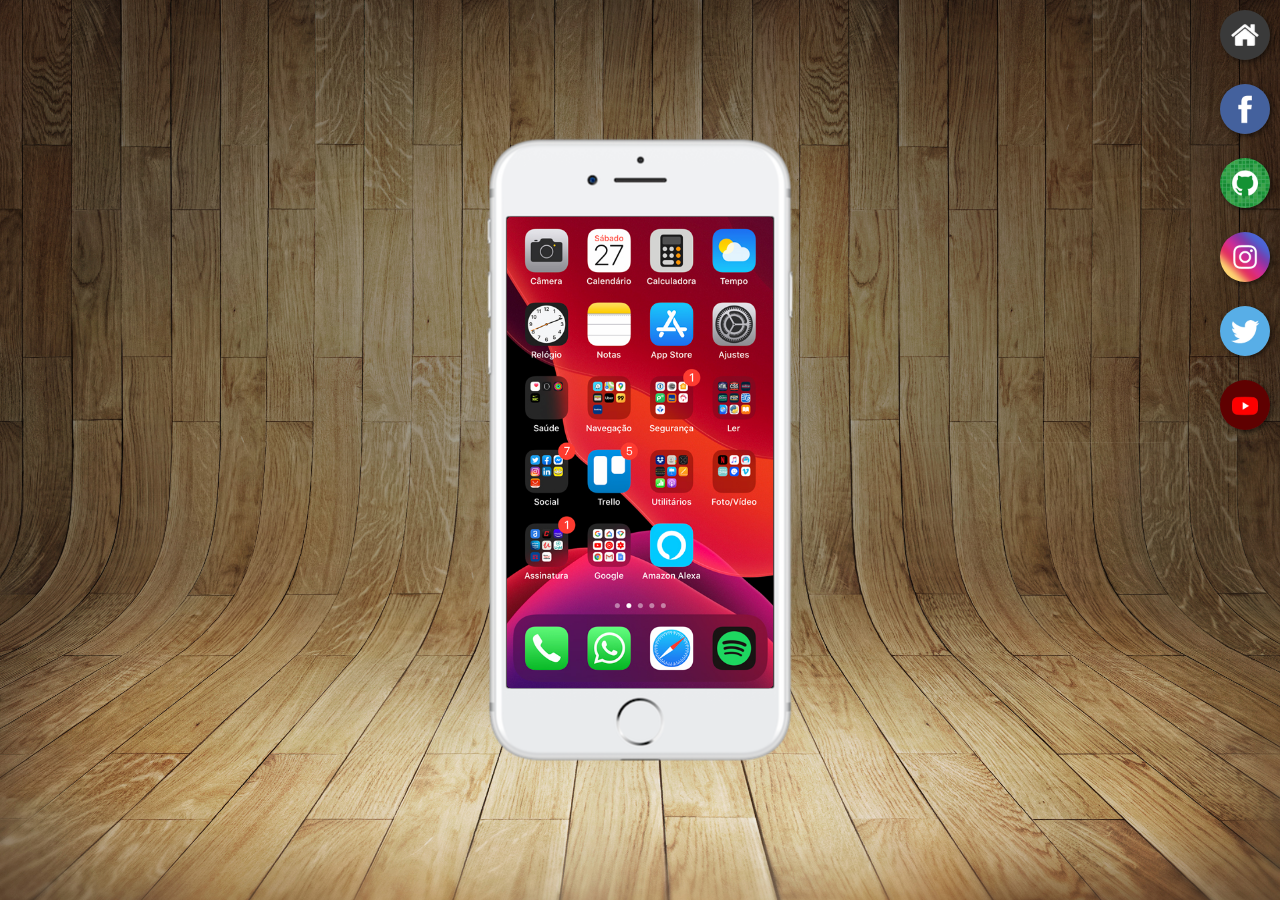
<file: index.html>
<!DOCTYPE html>
<html lang="pt-br">
<head>
    <meta charset="UTF-8">
    <meta name="viewport" content="width=device-width, initial-scale=1.0">
    <title>Projeto Redes Sociais</title>
    <link rel="shortcut icon" href="favicon.ico" type="image/x-icon">
    <link rel="stylesheet" href="./estilos/style.css">
</head>
<body>
    <main> 
        <section id="telefone">
            <iframe src="./home.html" name="tela" id="tela" frameborder="0">
                Seu navegador não é compatível com isso.
            </iframe>
        </section>

        <section id="redes-sociais">
            <a href="./home.html" target="tela"><img src="imagens/logo-home.jpg" alt="Home"></a>
            <a href="./facebook.html" target="tela"><img src="imagens/logo-facebook.jpg" alt="Facebook"></a>
            <a href="./github.html" target="tela"><img src="imagens/logo-github.jpg" alt="GitHub"></a>
            <a href="./instagram.html" target="tela"><img src="imagens/logo-instagram.jpg" alt="Instagram"></a>
            <a href="./twitter.html" target="tela"><img src="imagens/logo-twitter.jpg" alt="Twitter"></a>
            <a href="./youtube.html" target="tela"><img src="imagens/logo-youtube.jpg" alt="Youtube"></a>
        </section>
    </main>
</body>
</html>
</file>
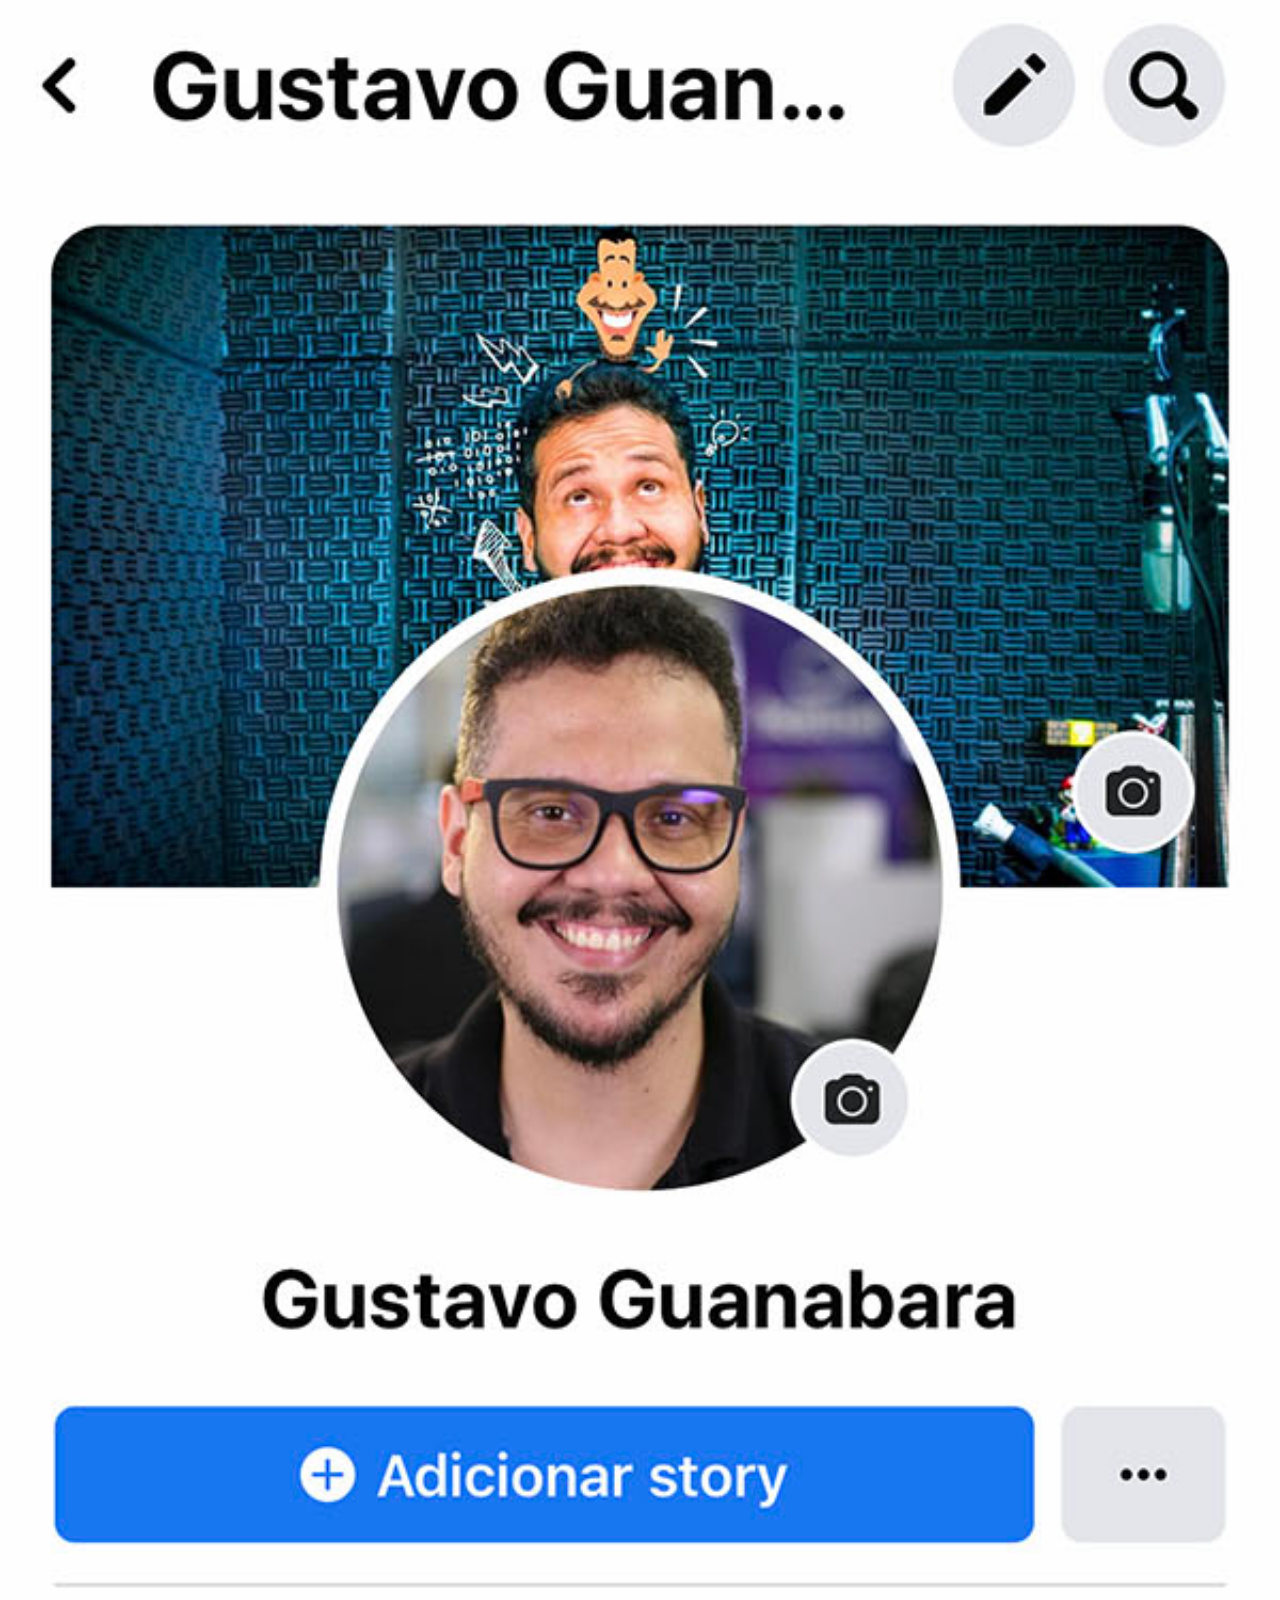
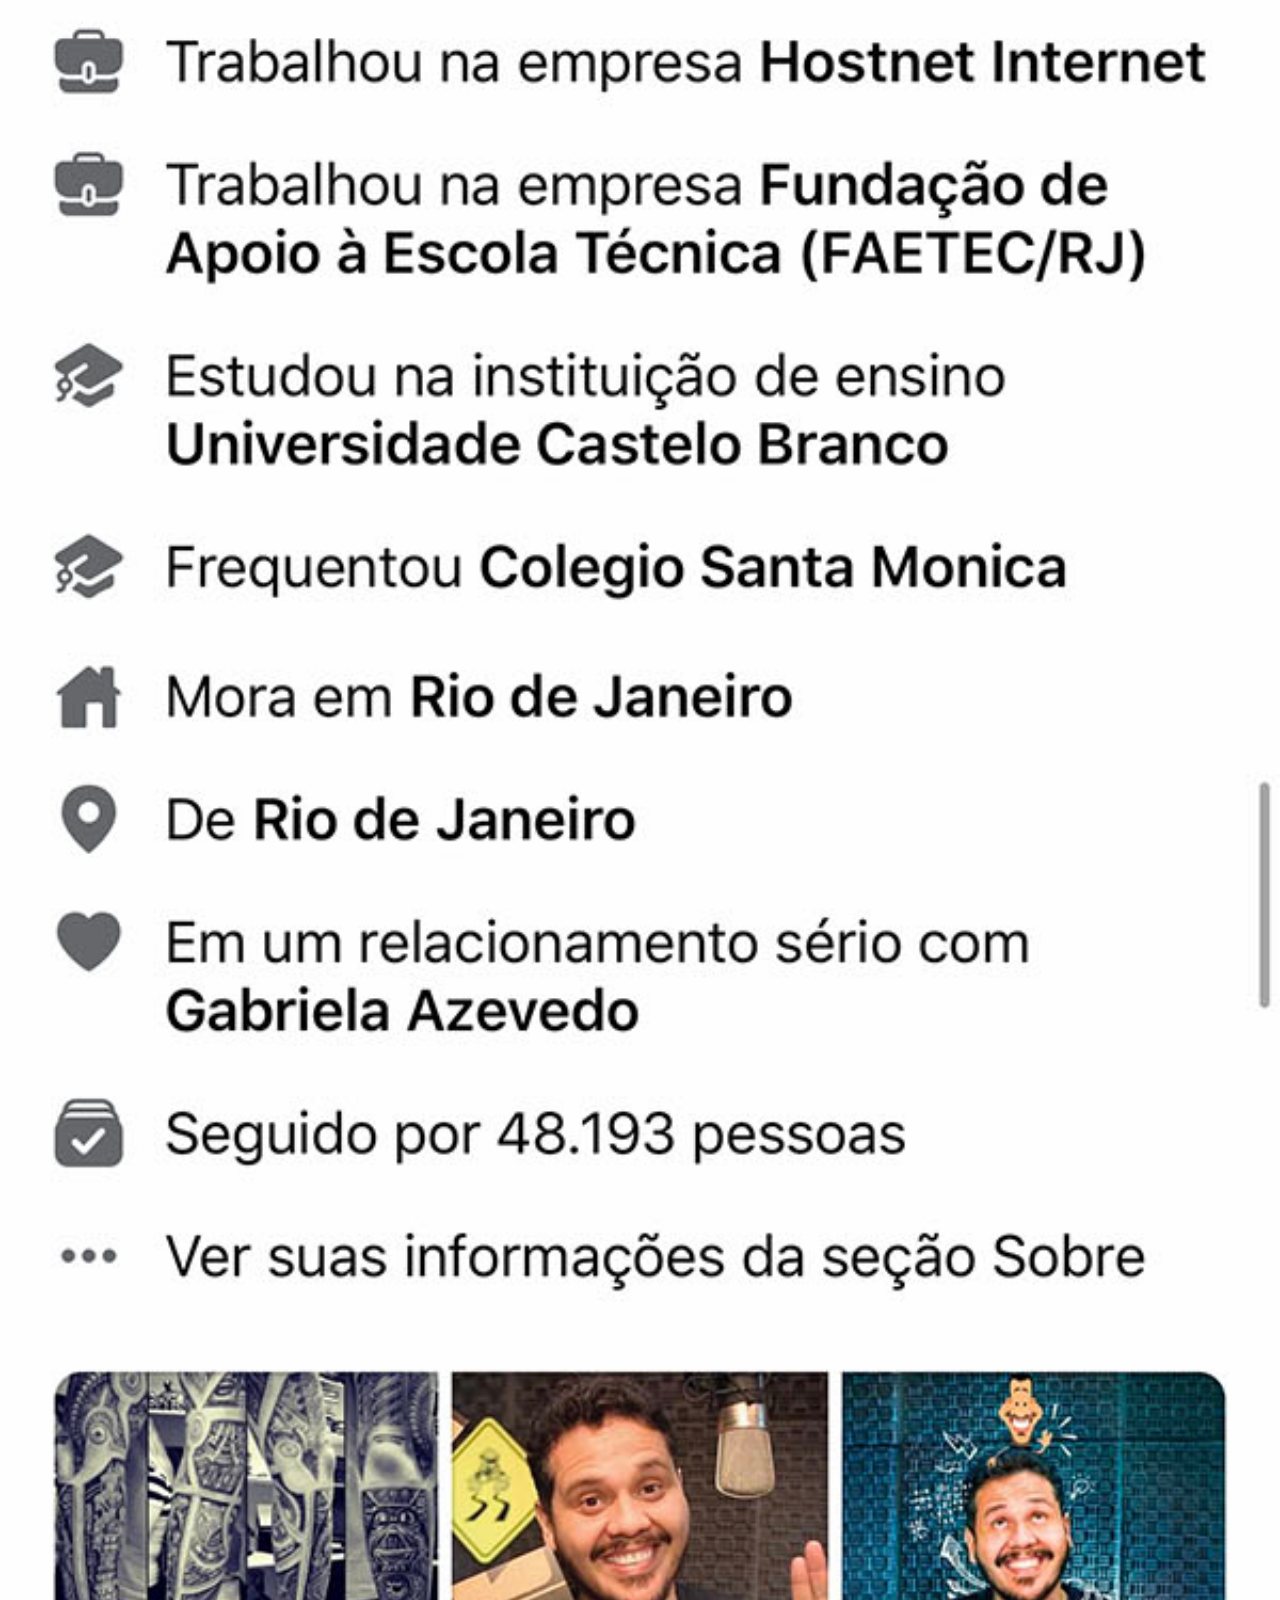
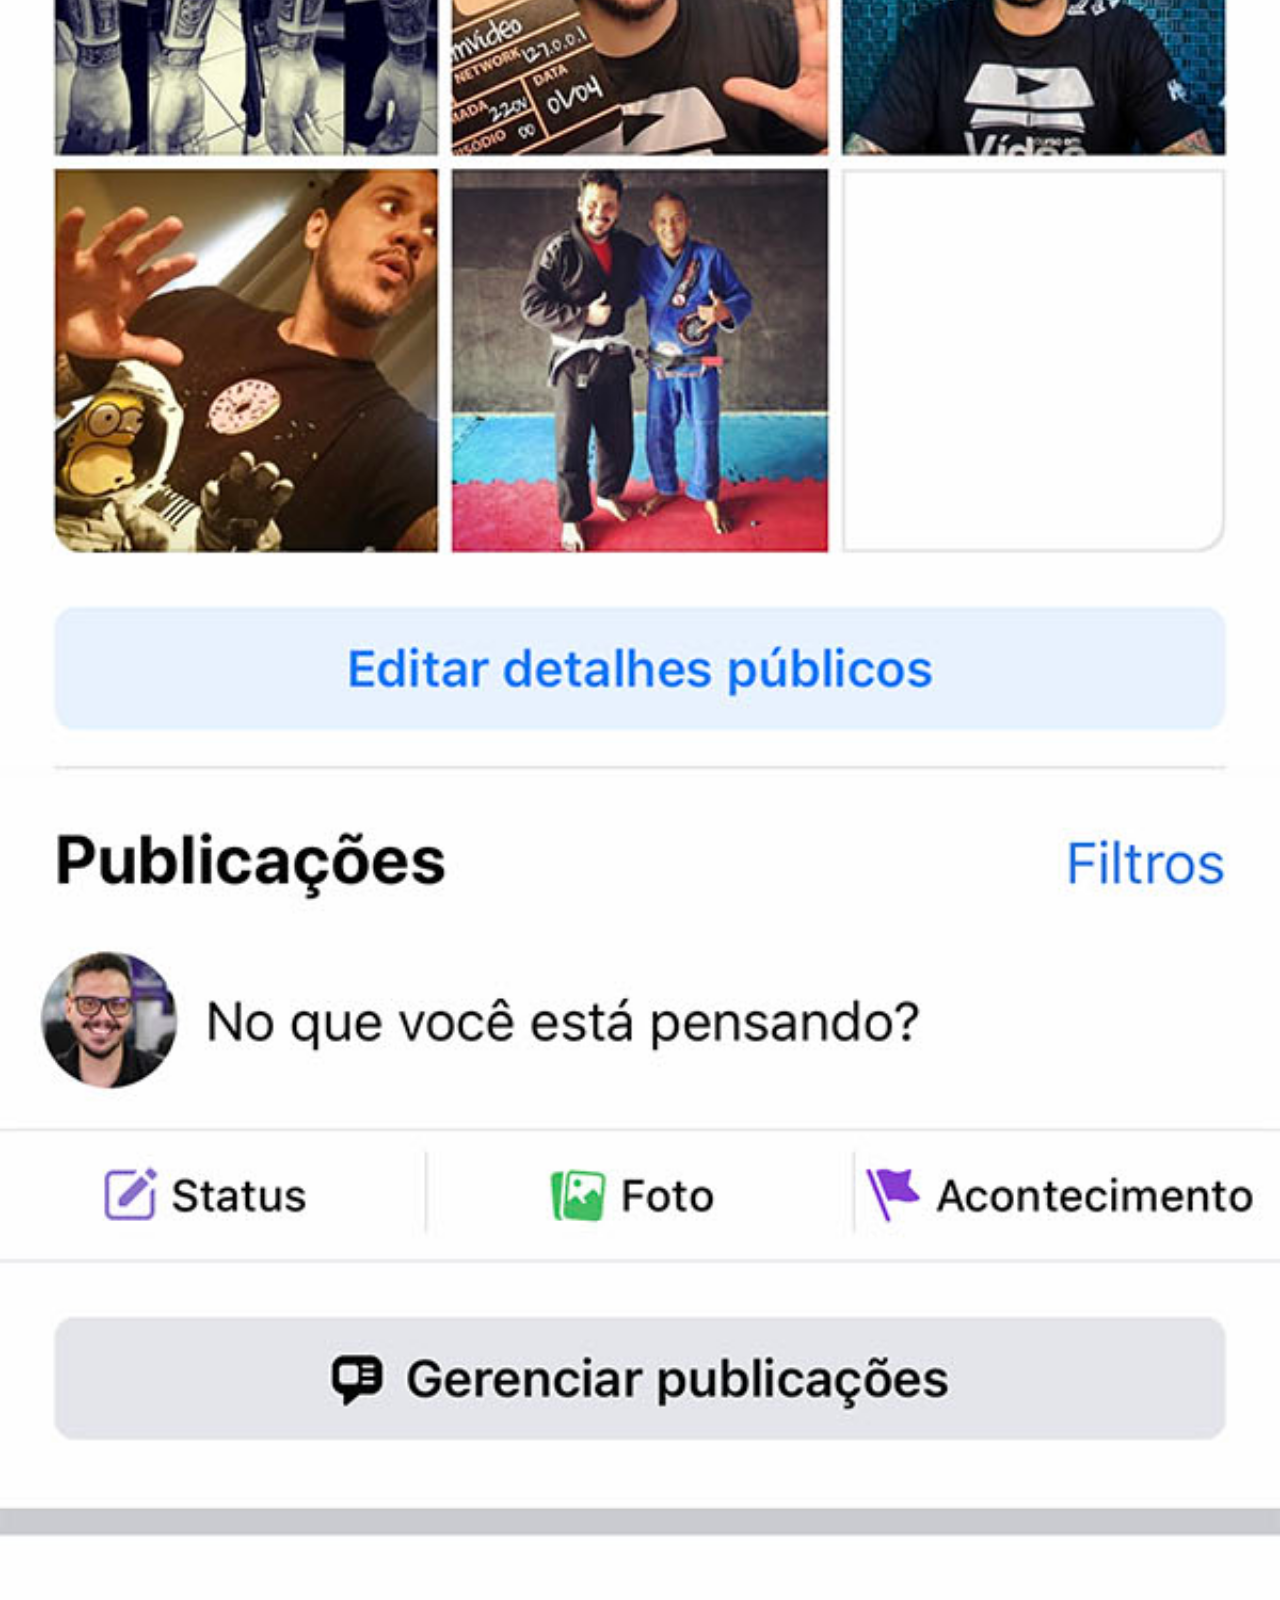
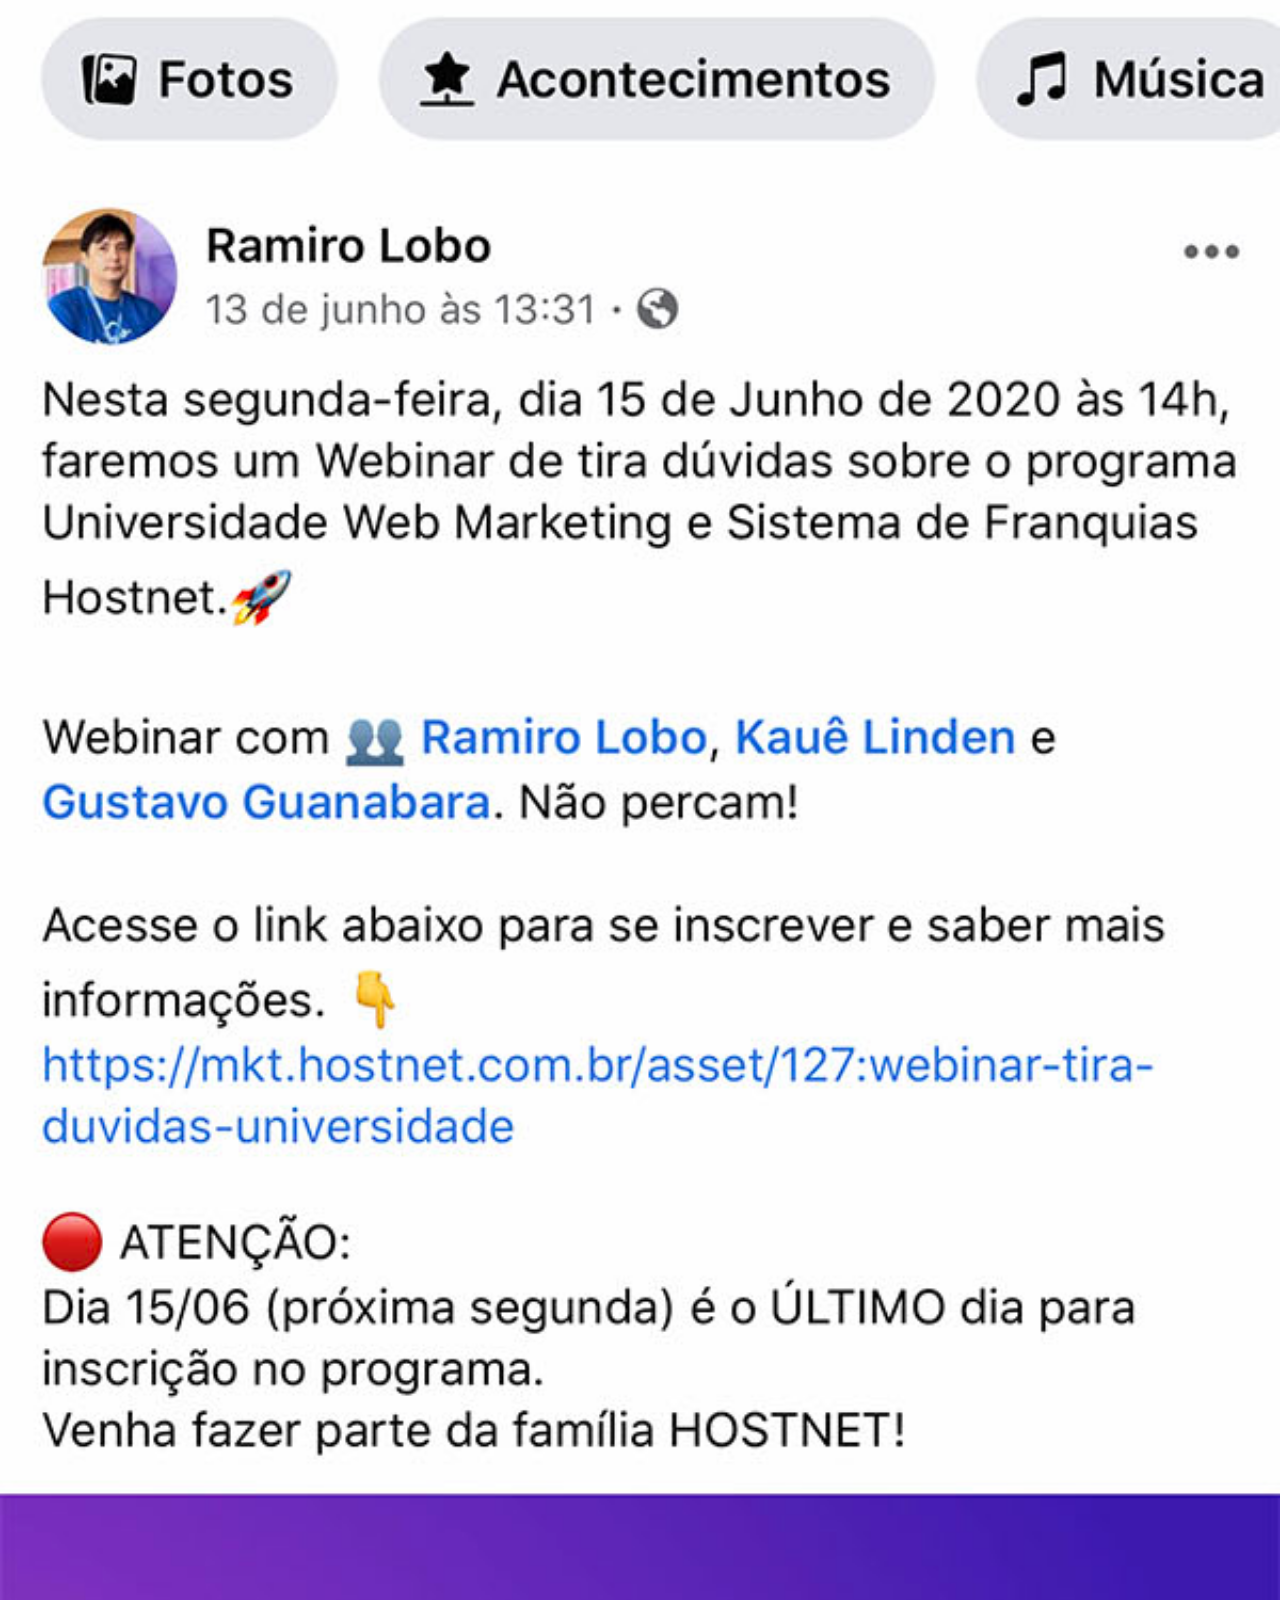
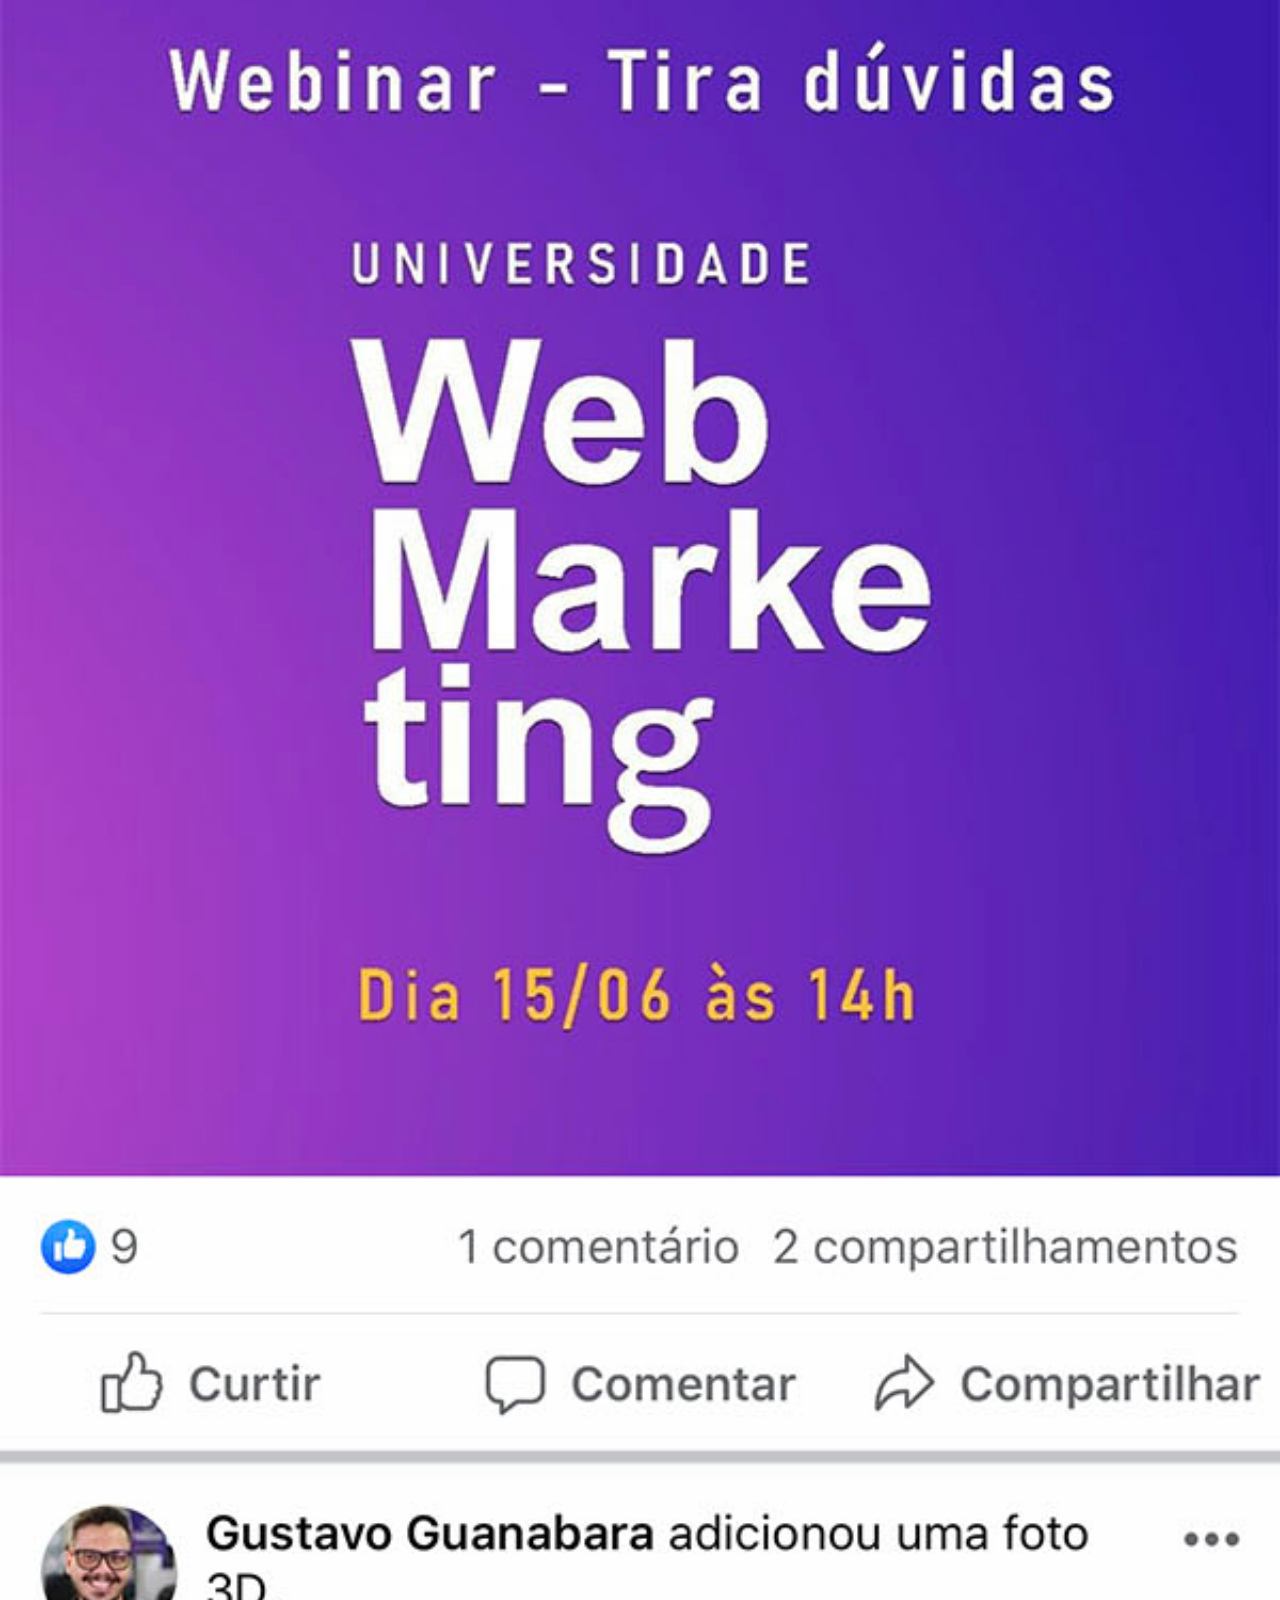
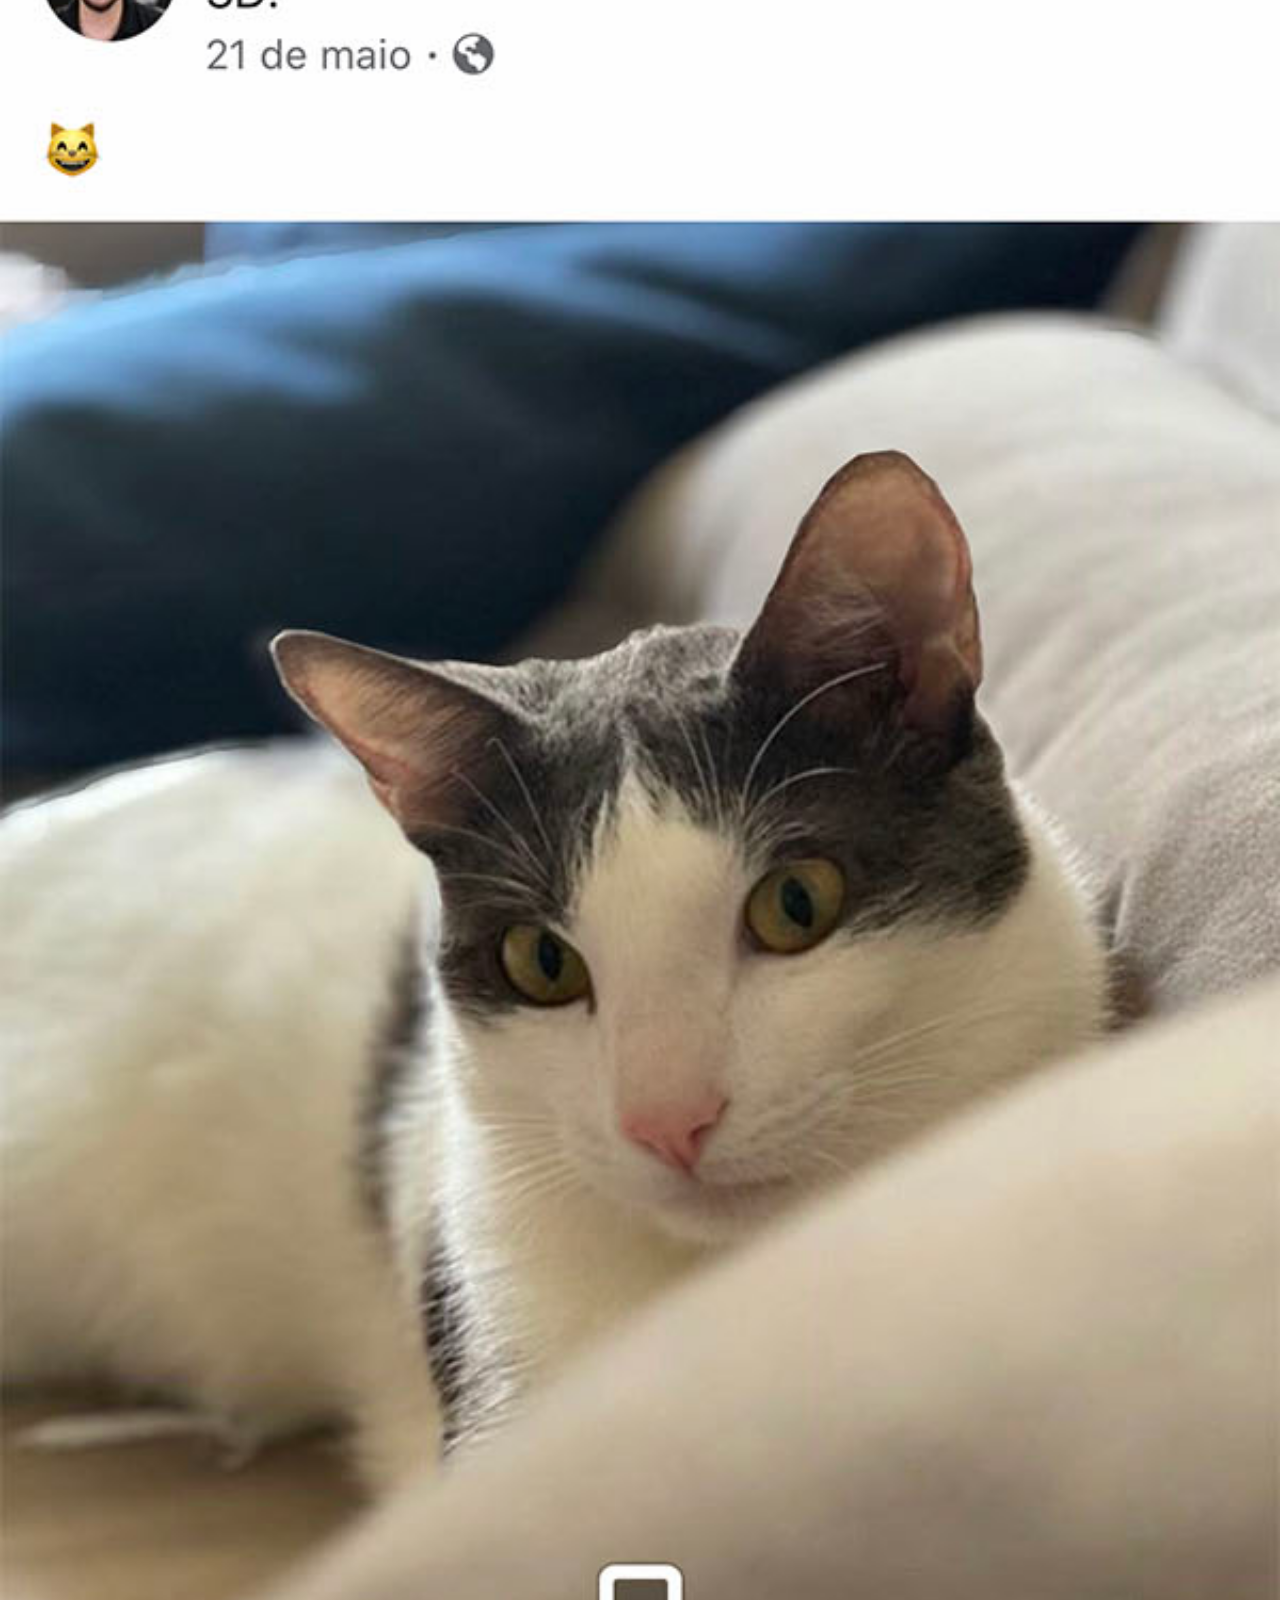
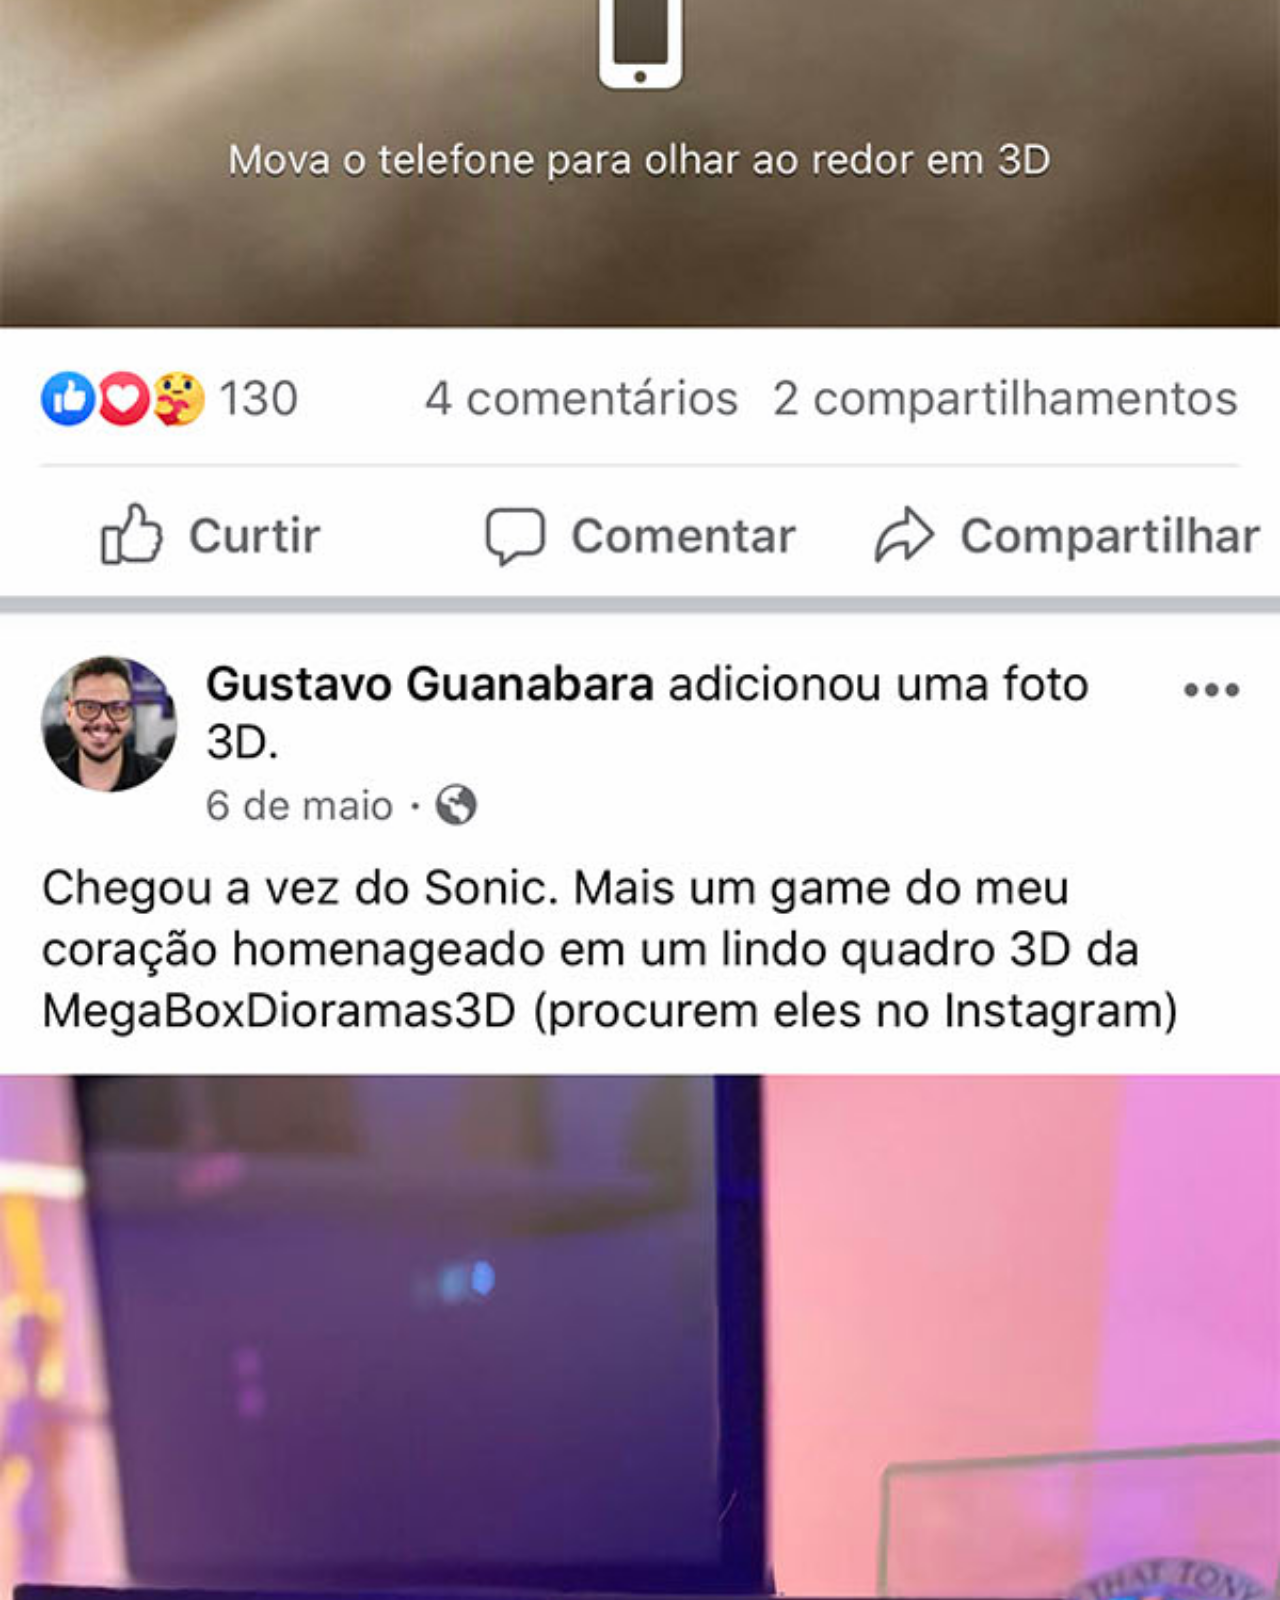
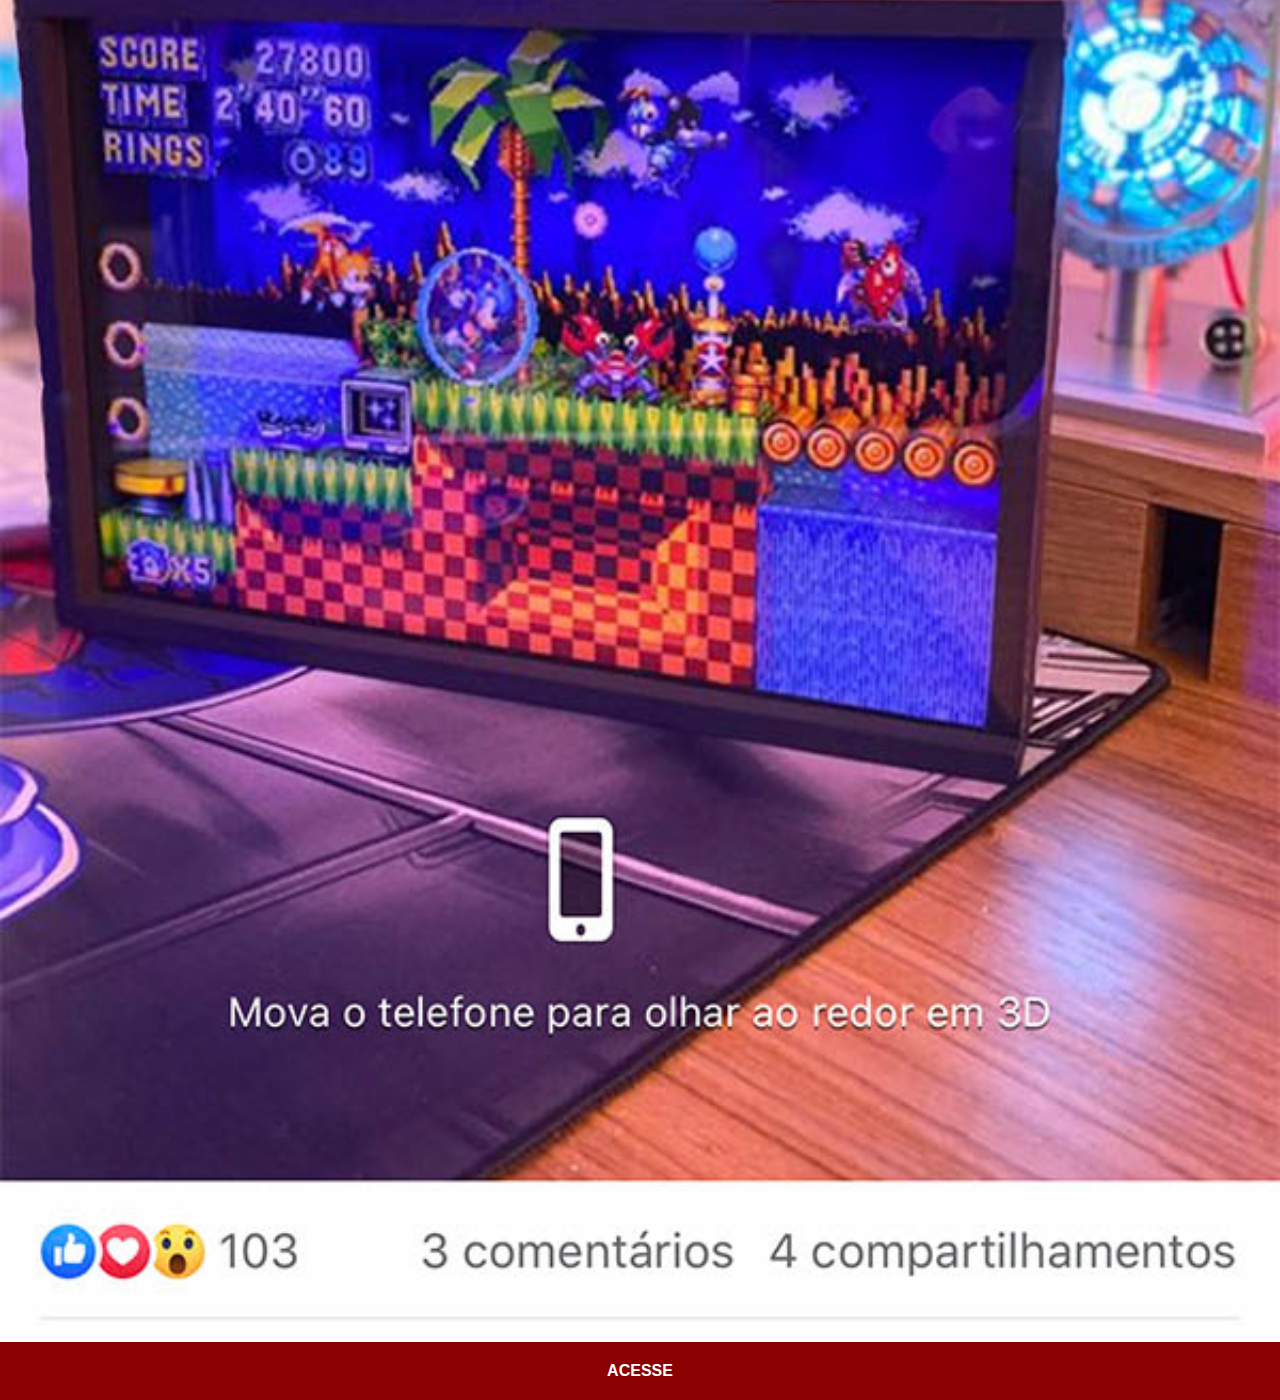
<file: facebook.html>
<!DOCTYPE html>
<html lang="pt-br">
<head>
    <meta charset="UTF-8">
    <meta name="viewport" content="width=device-width, initial-scale=1.0">
    <title>Facebook</title>
    <link rel="stylesheet" href="./estilos/social.css">
</head>
<body>
    <img src="./imagens/tela-facebook.jpg" alt="Facebook">
    <a href="https://www.facebook.com/gustavoguanabara/?locale=pt_BR" target="_blank">ACESSE</a>
</body>
</html>
</file>
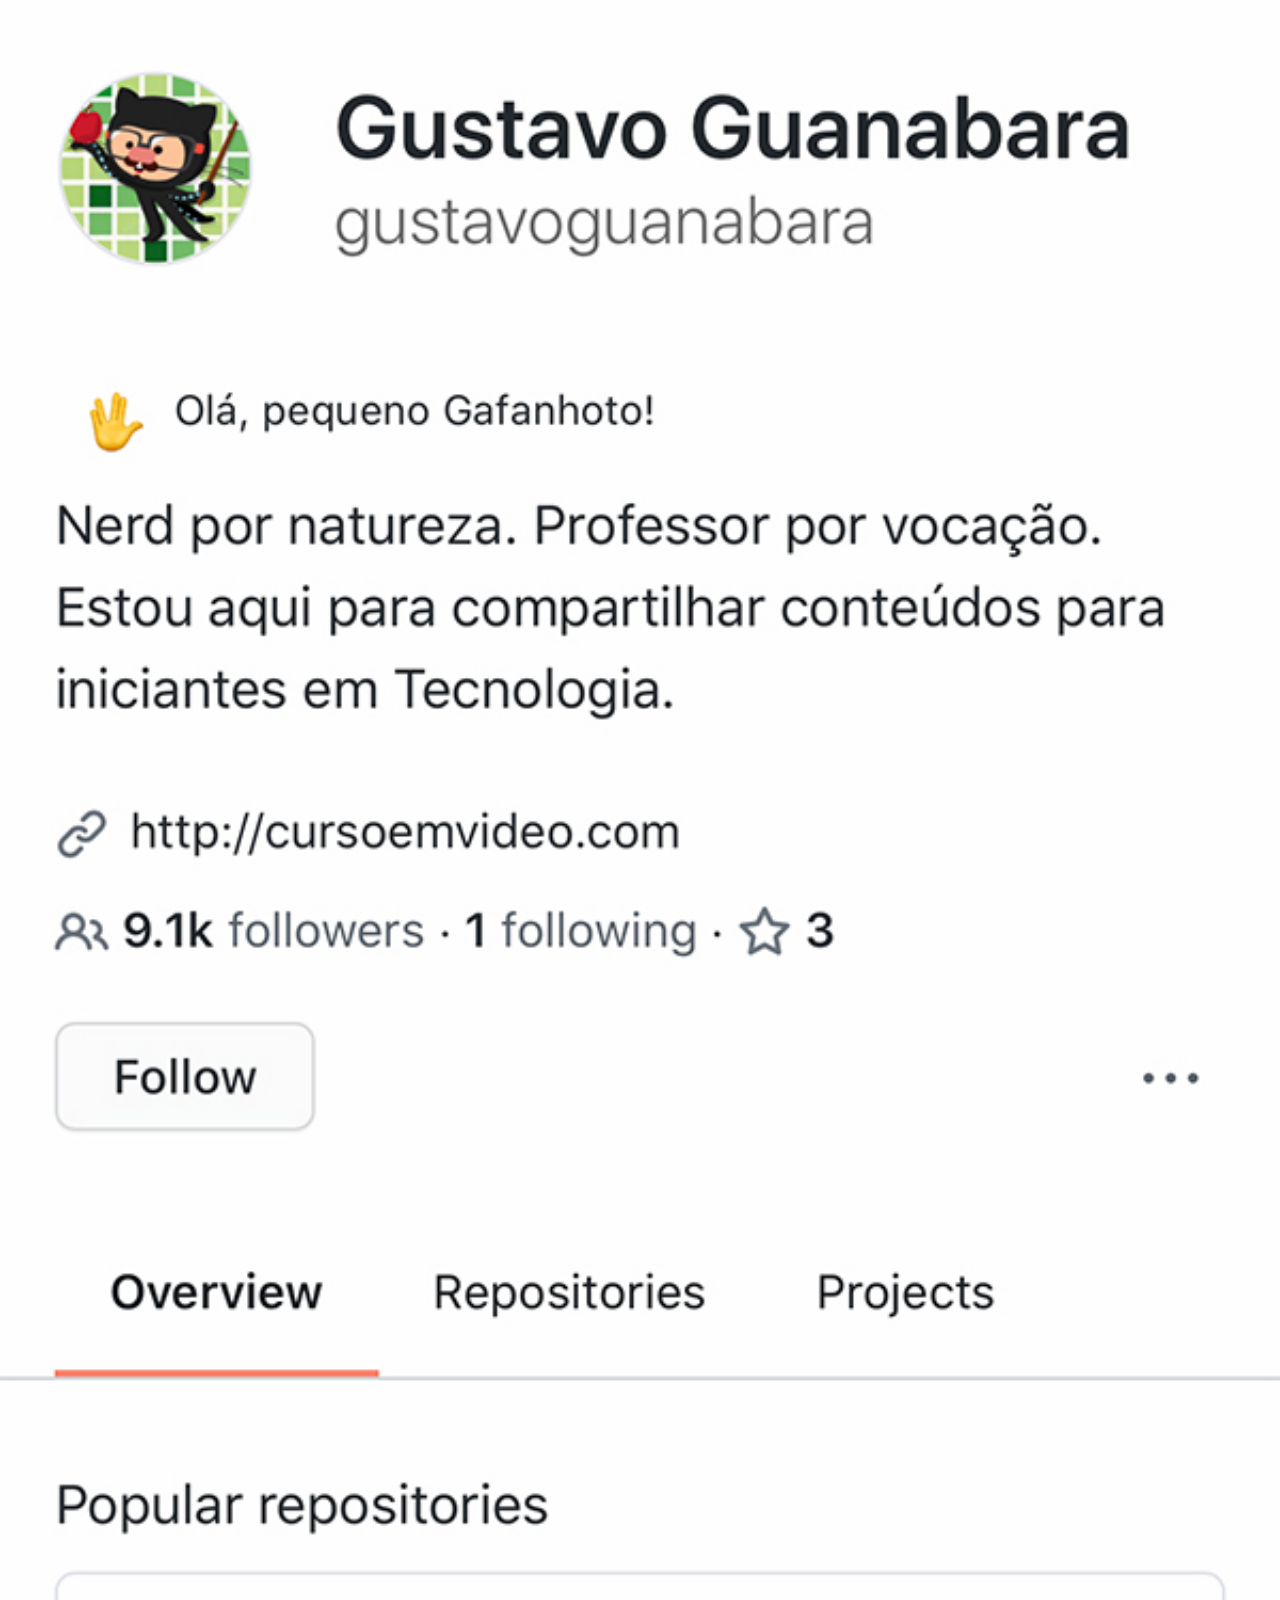
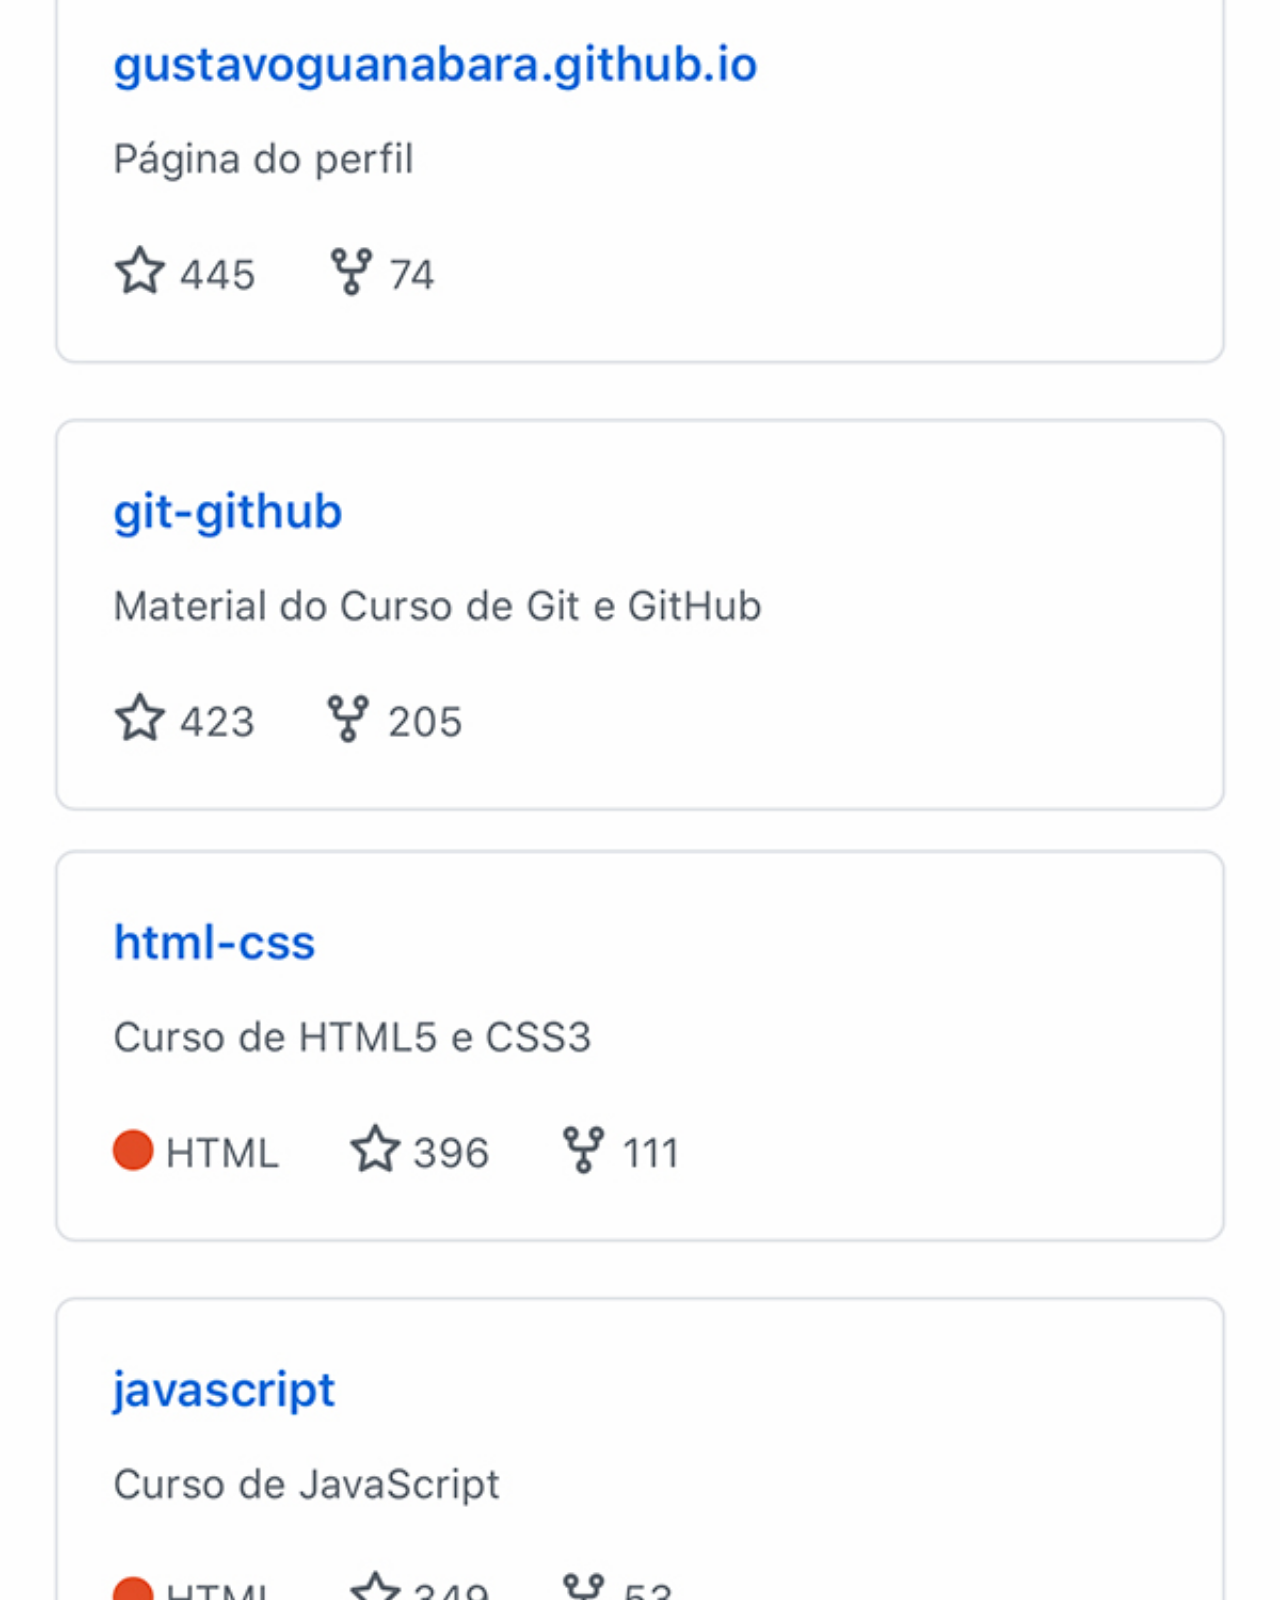
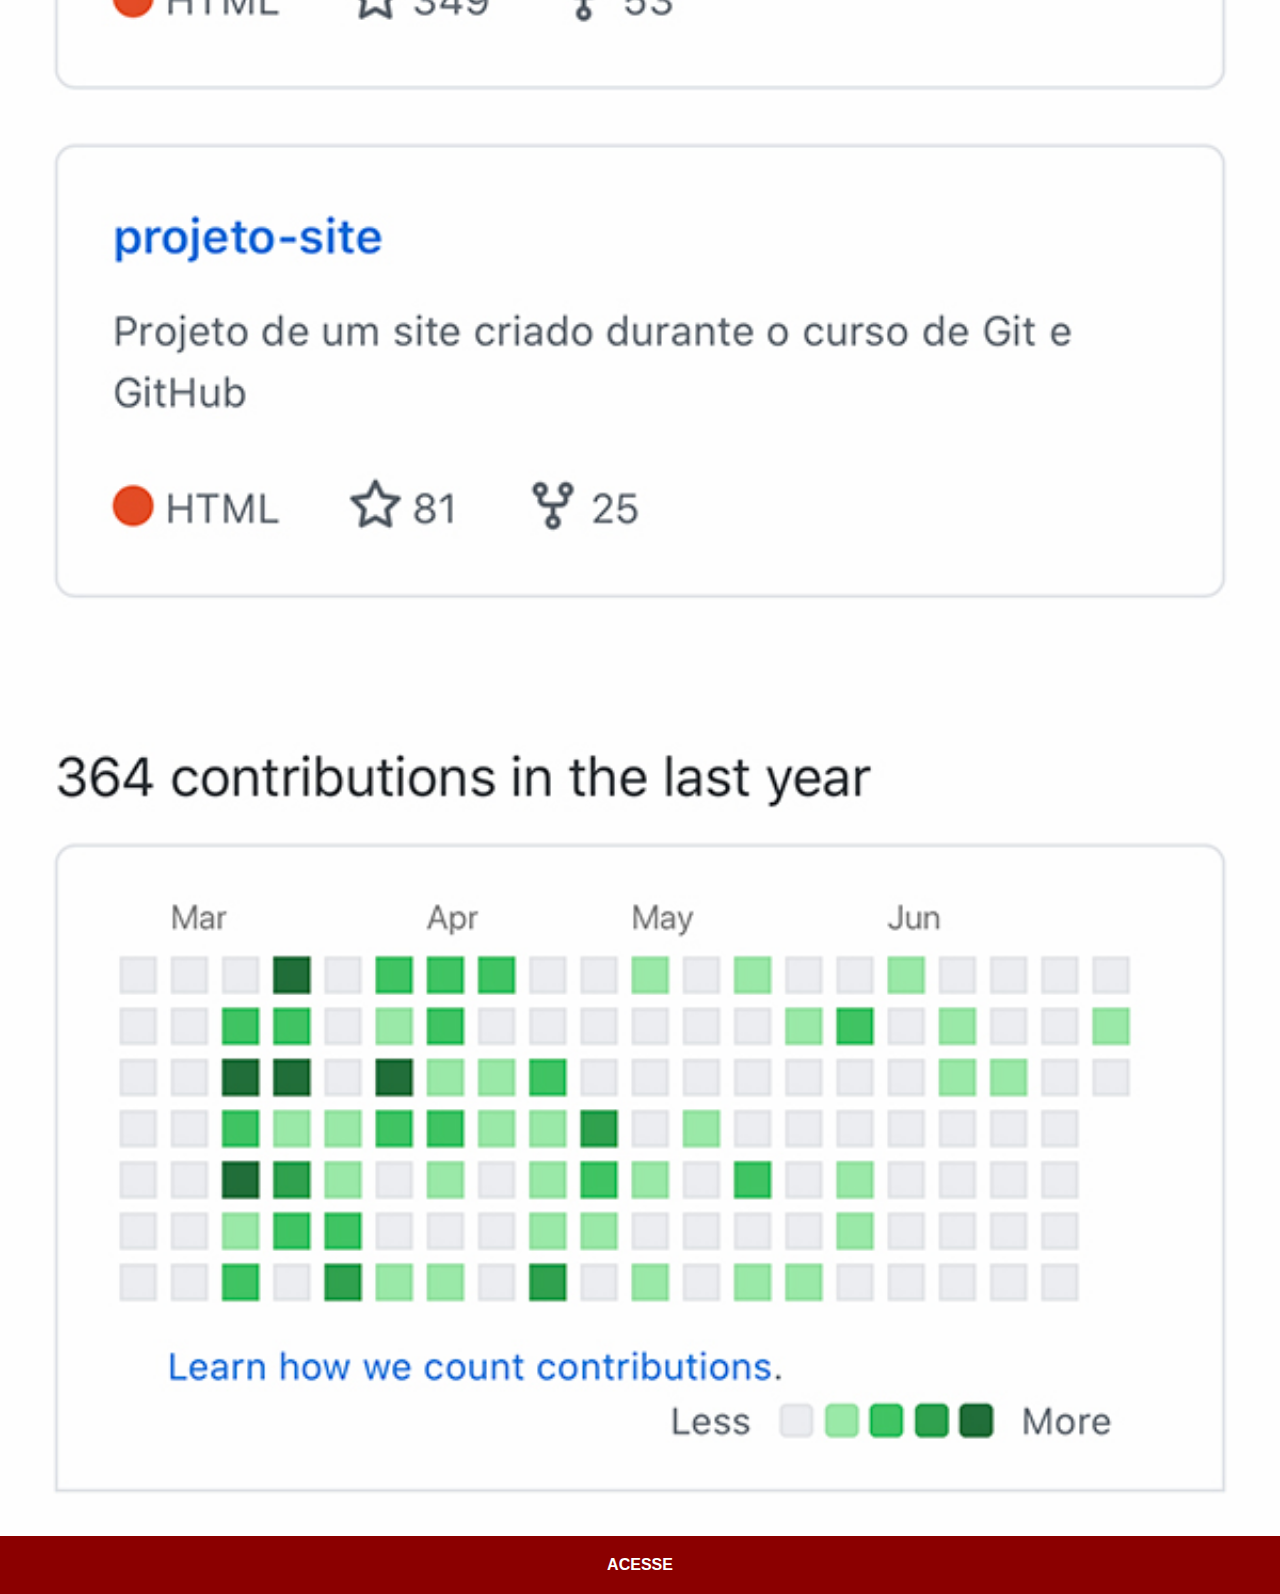
<file: github.html>
<!DOCTYPE html>
<html lang="pt-br">
<head>
    <meta charset="UTF-8">
    <meta name="viewport" content="width=device-width, initial-scale=1.0">
    <title>GitHub</title>
    <link rel="stylesheet" href="./estilos/social.css">
</head>
<body>
    <img src="./imagens/tela-github.jpg" alt="GitHub">
    <a href="https://github.com/gustavoguanabara" target="_blank">ACESSE</a>
</body>
</html>
</file>
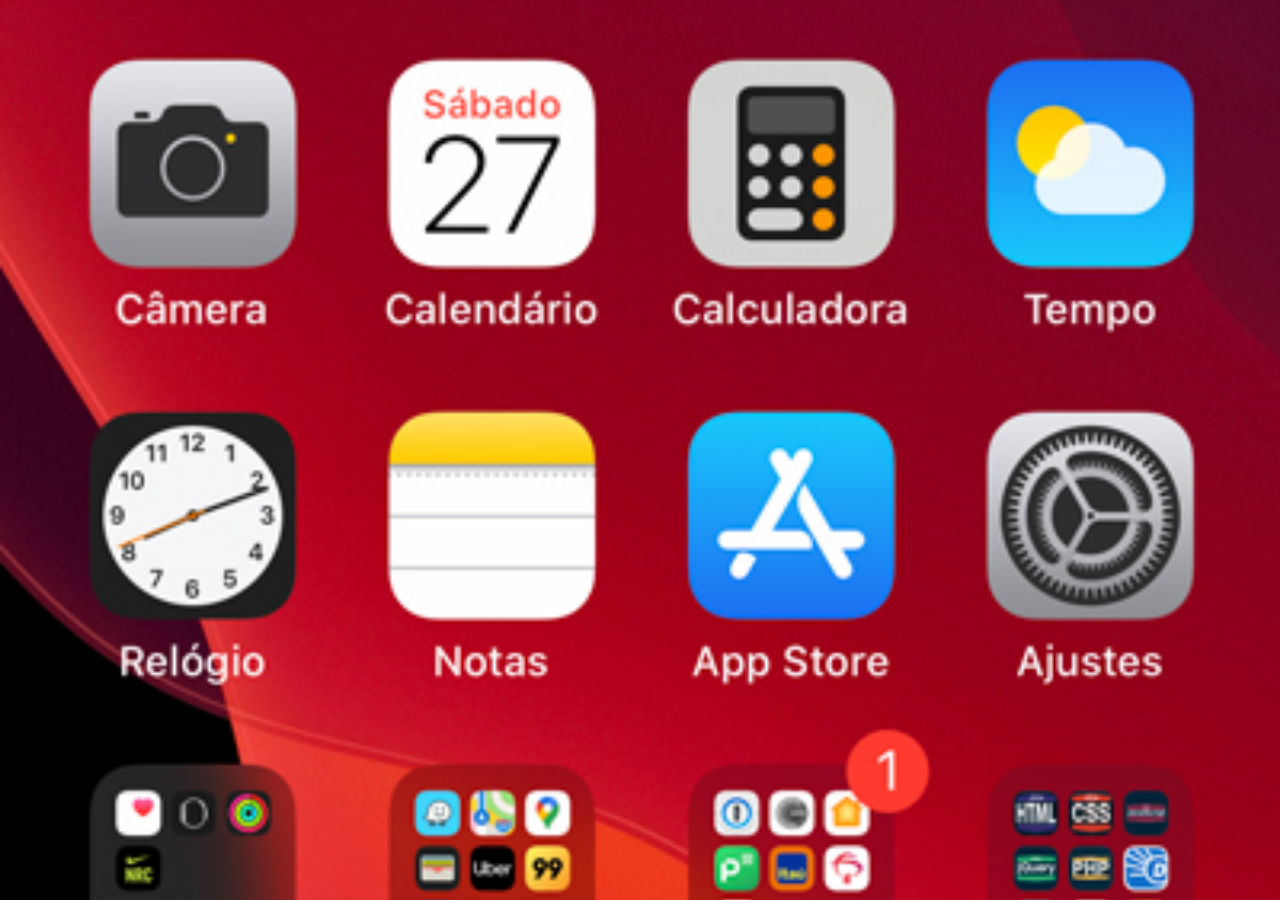
<file: home.html>
<!DOCTYPE html>
<html lang="pt-br">
<head>
    <meta charset="UTF-8">
    <meta name="viewport" content="width=device-width, initial-scale=1.0">
    <title>Home</title>
    <style>
        * {
            margin: 0px;
            padding: 0px;
        }

        body {
            width: 100vw;
            height: 100vh;
            background: black url("imagens/tela-home.jpg");
            background-repeat: no-repeat;
            background-position: top center;
            background-size: cover; /* Cobrir o tamanho do frame */
        }
    </style>
</head>
<body>
    
</body>
</html>
</file>
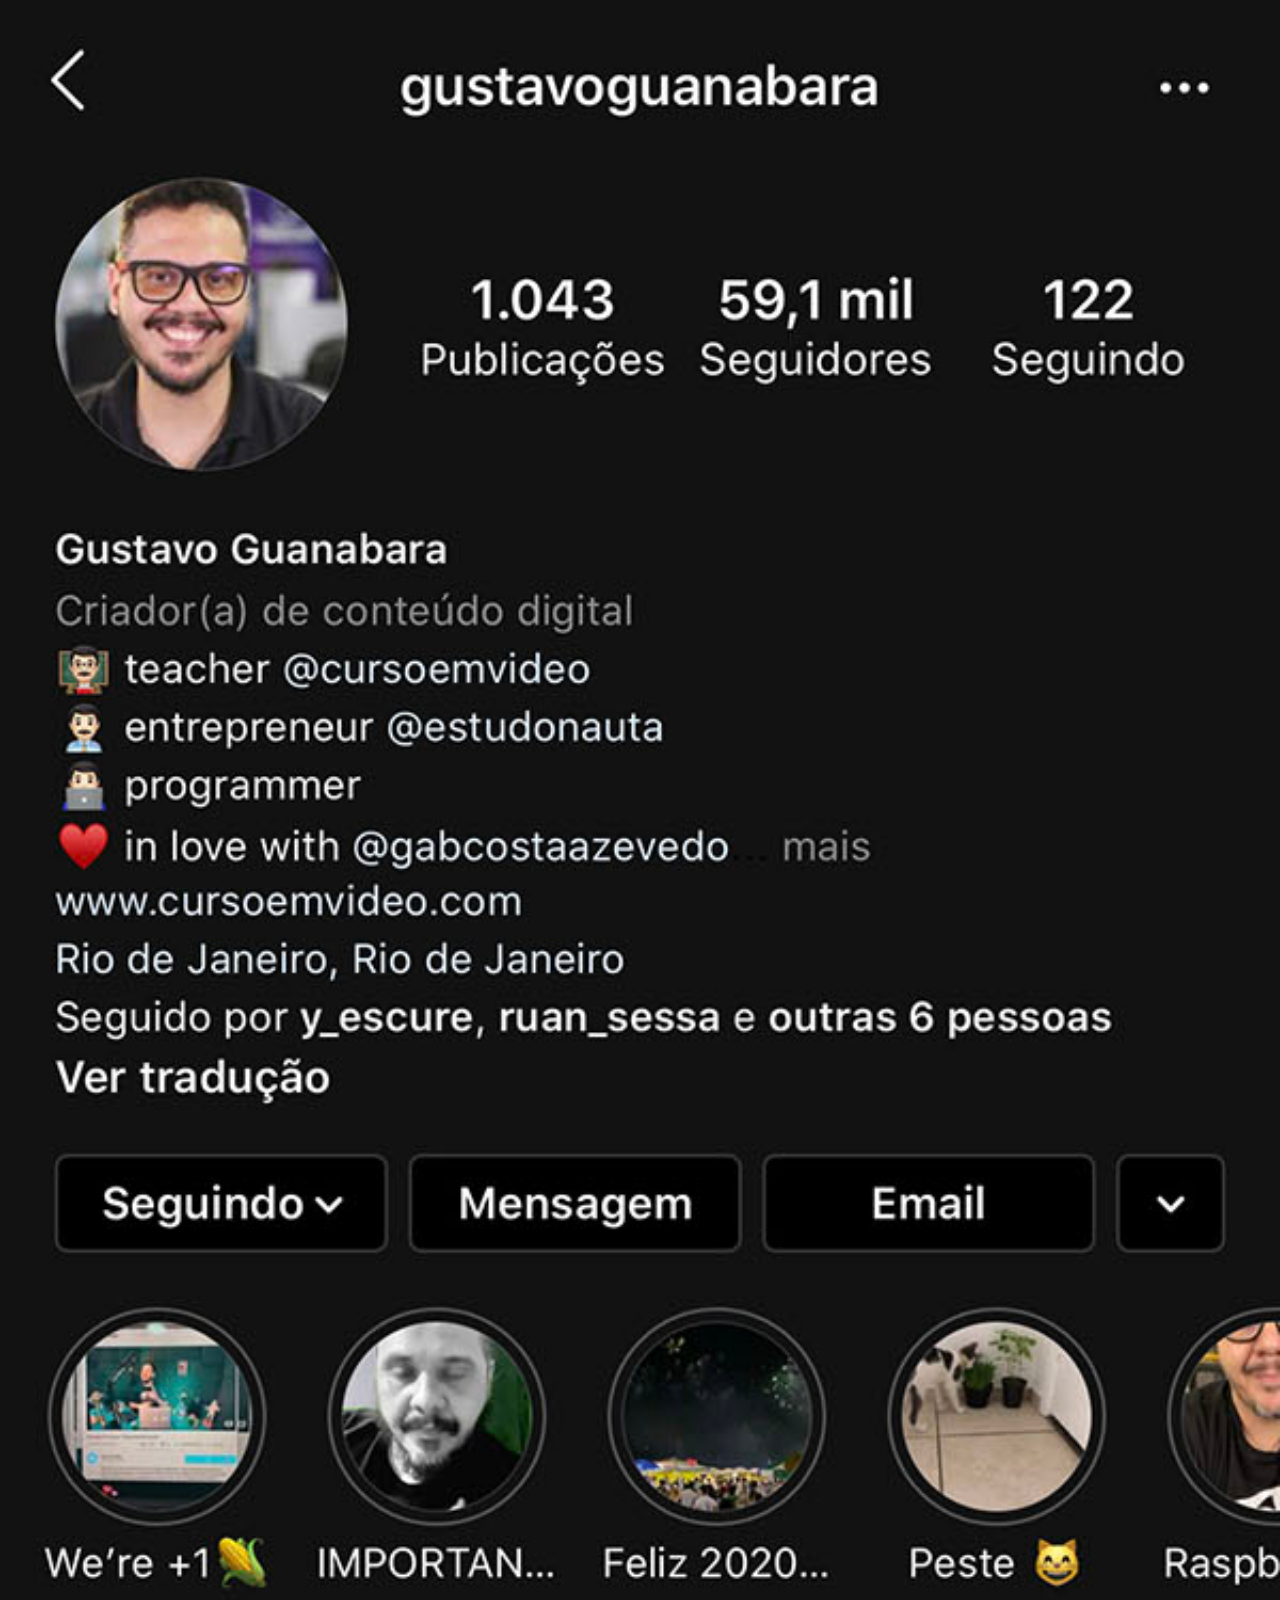
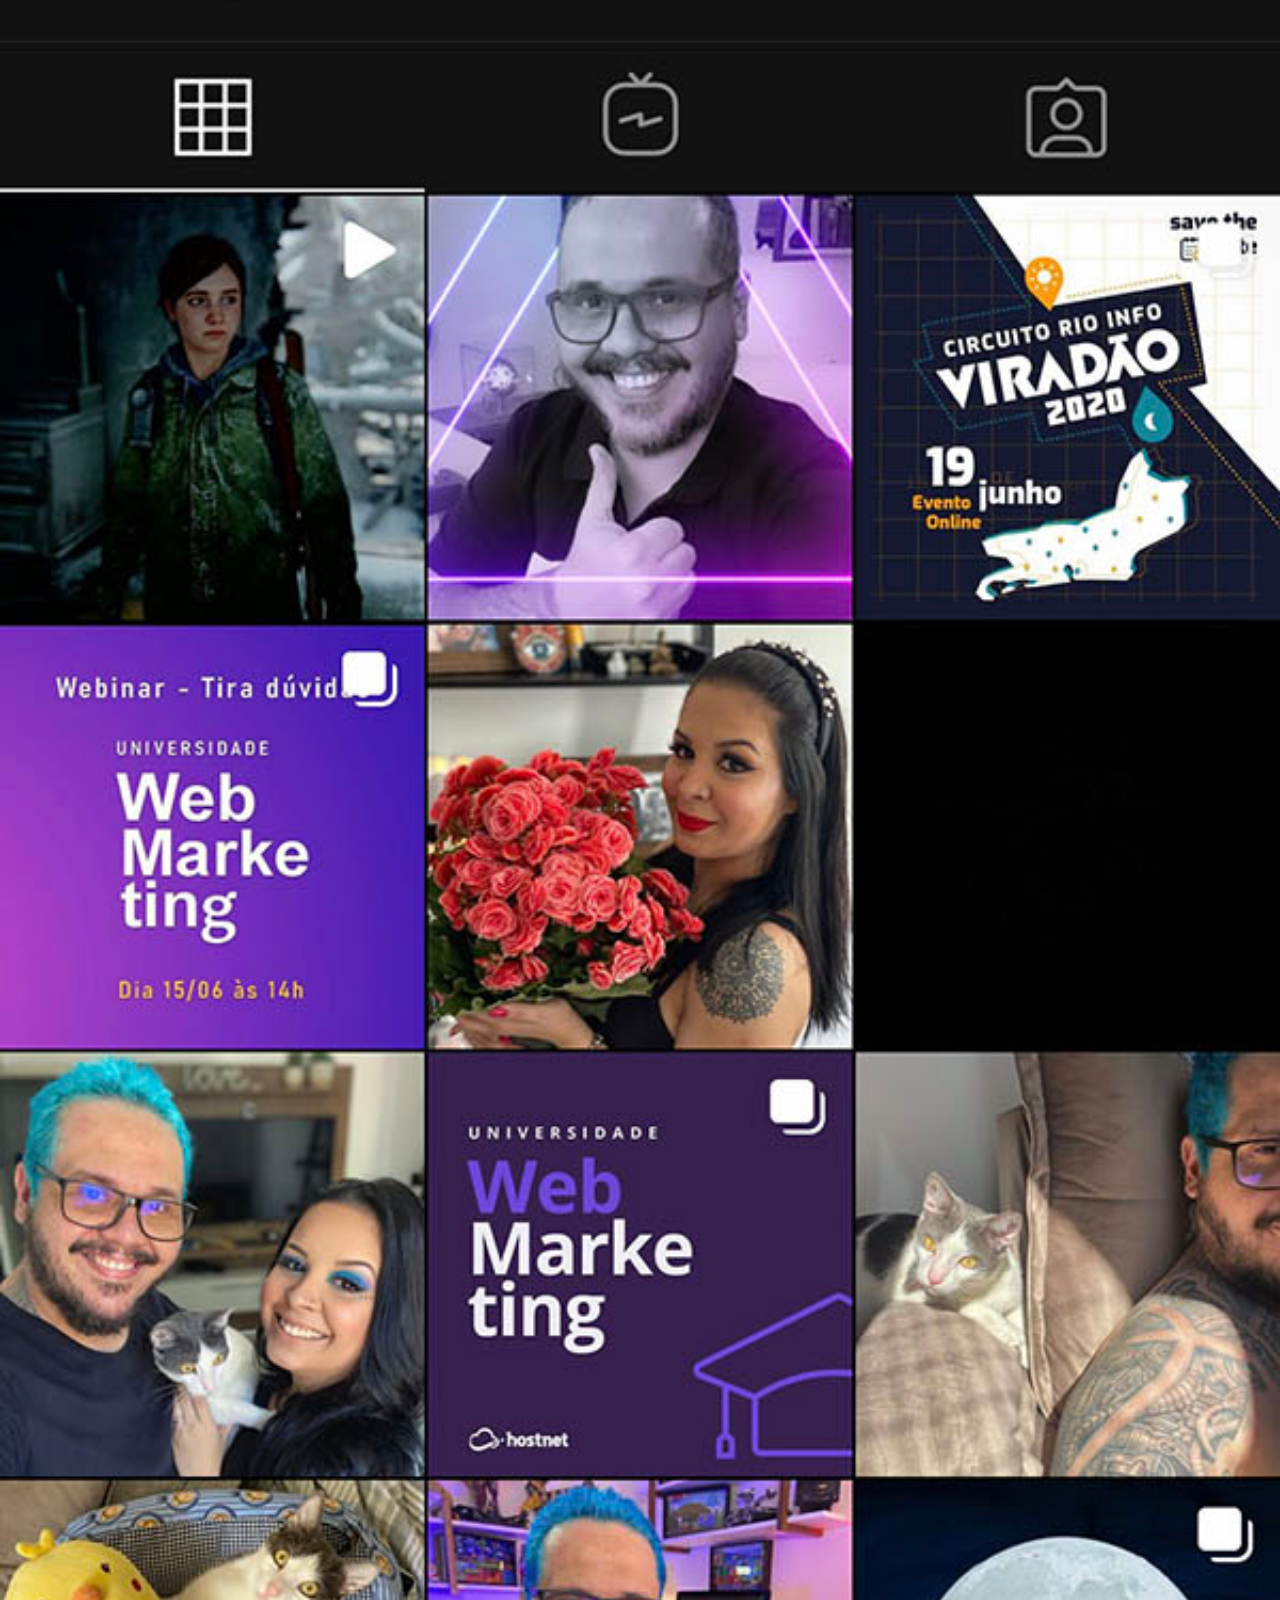
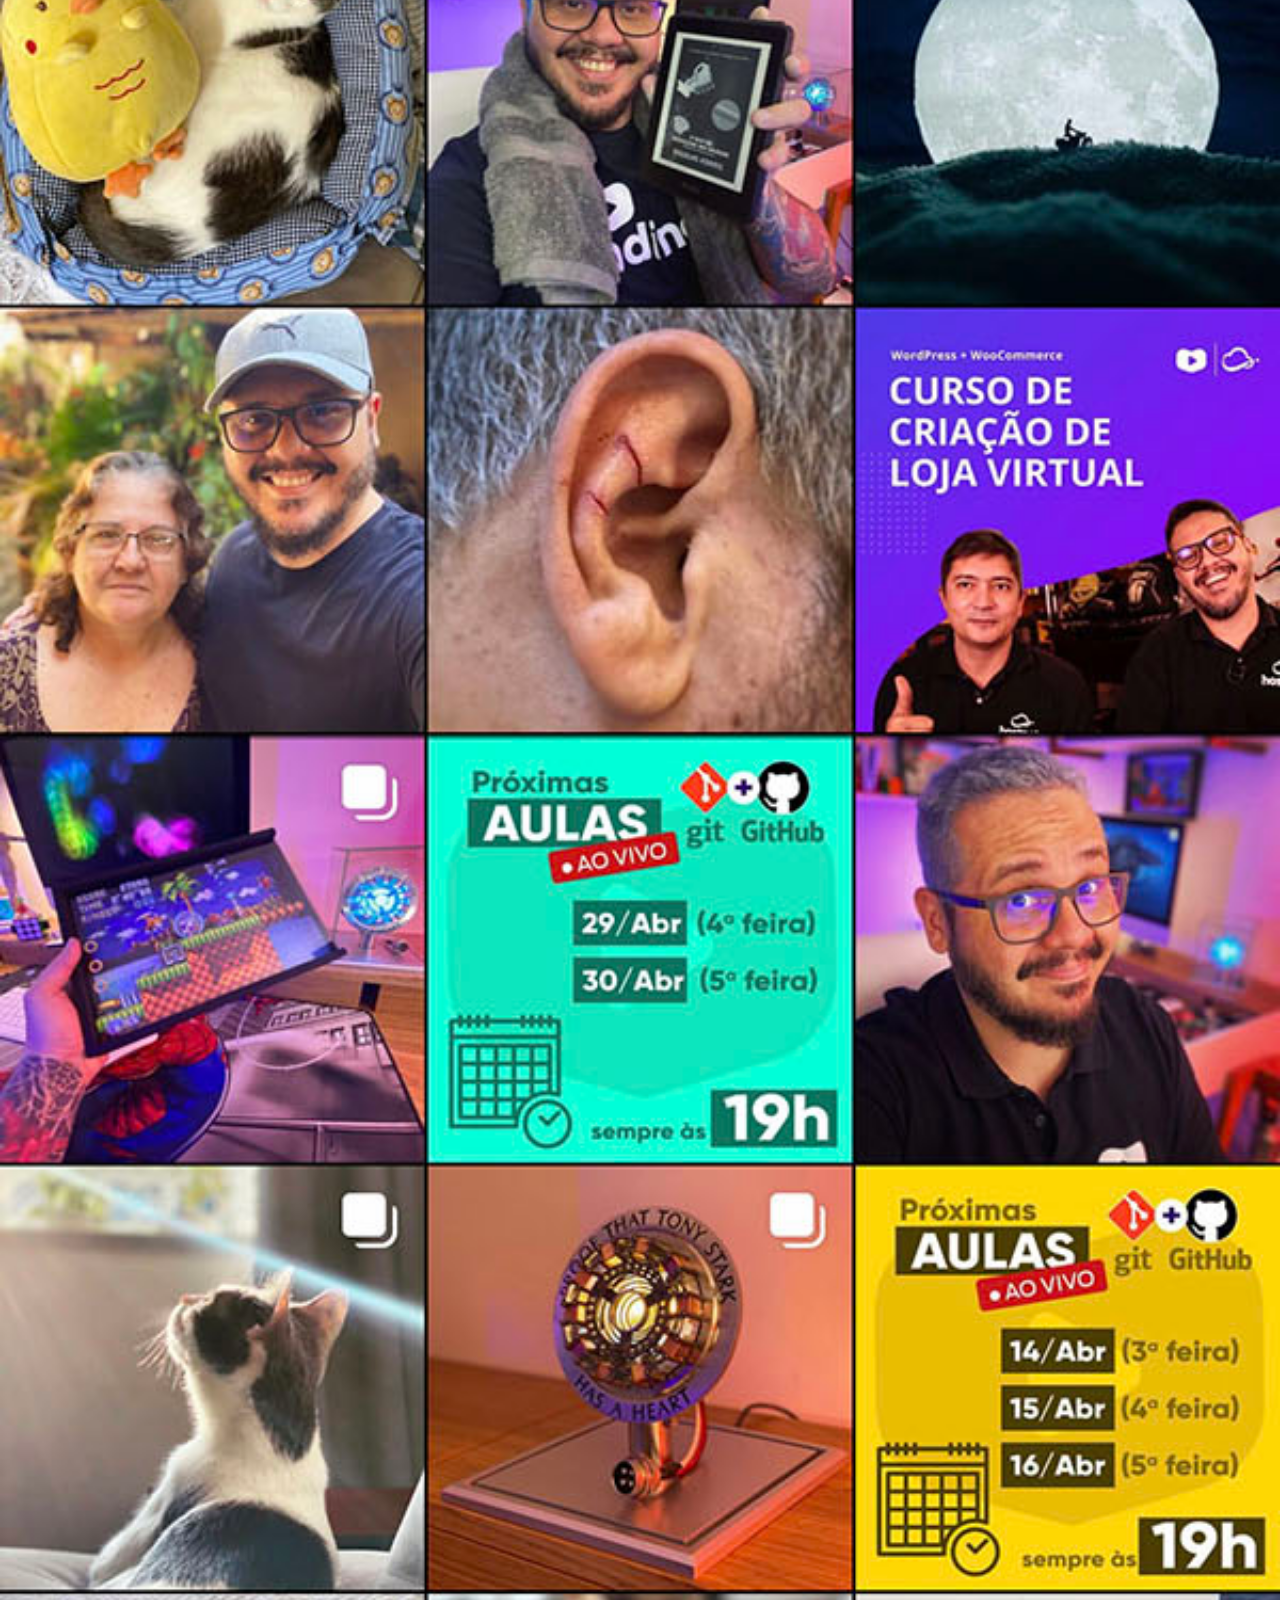
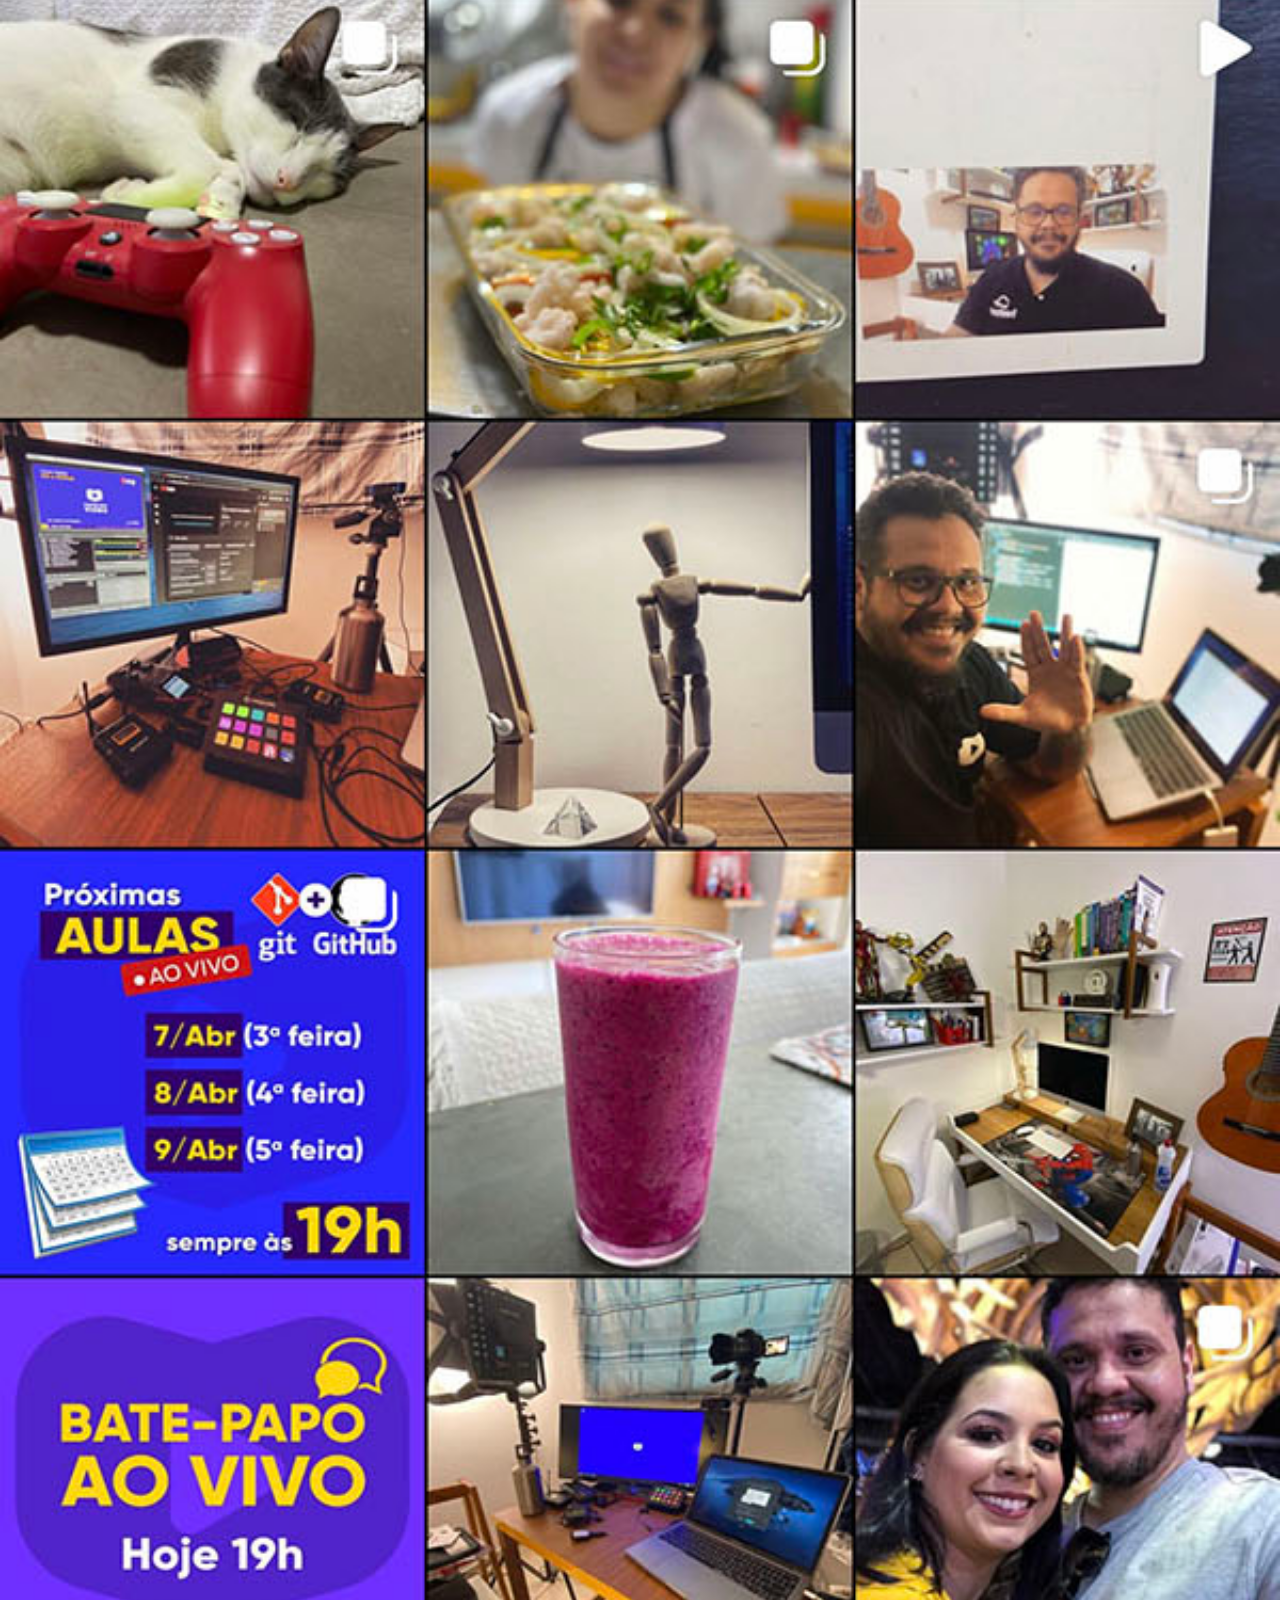
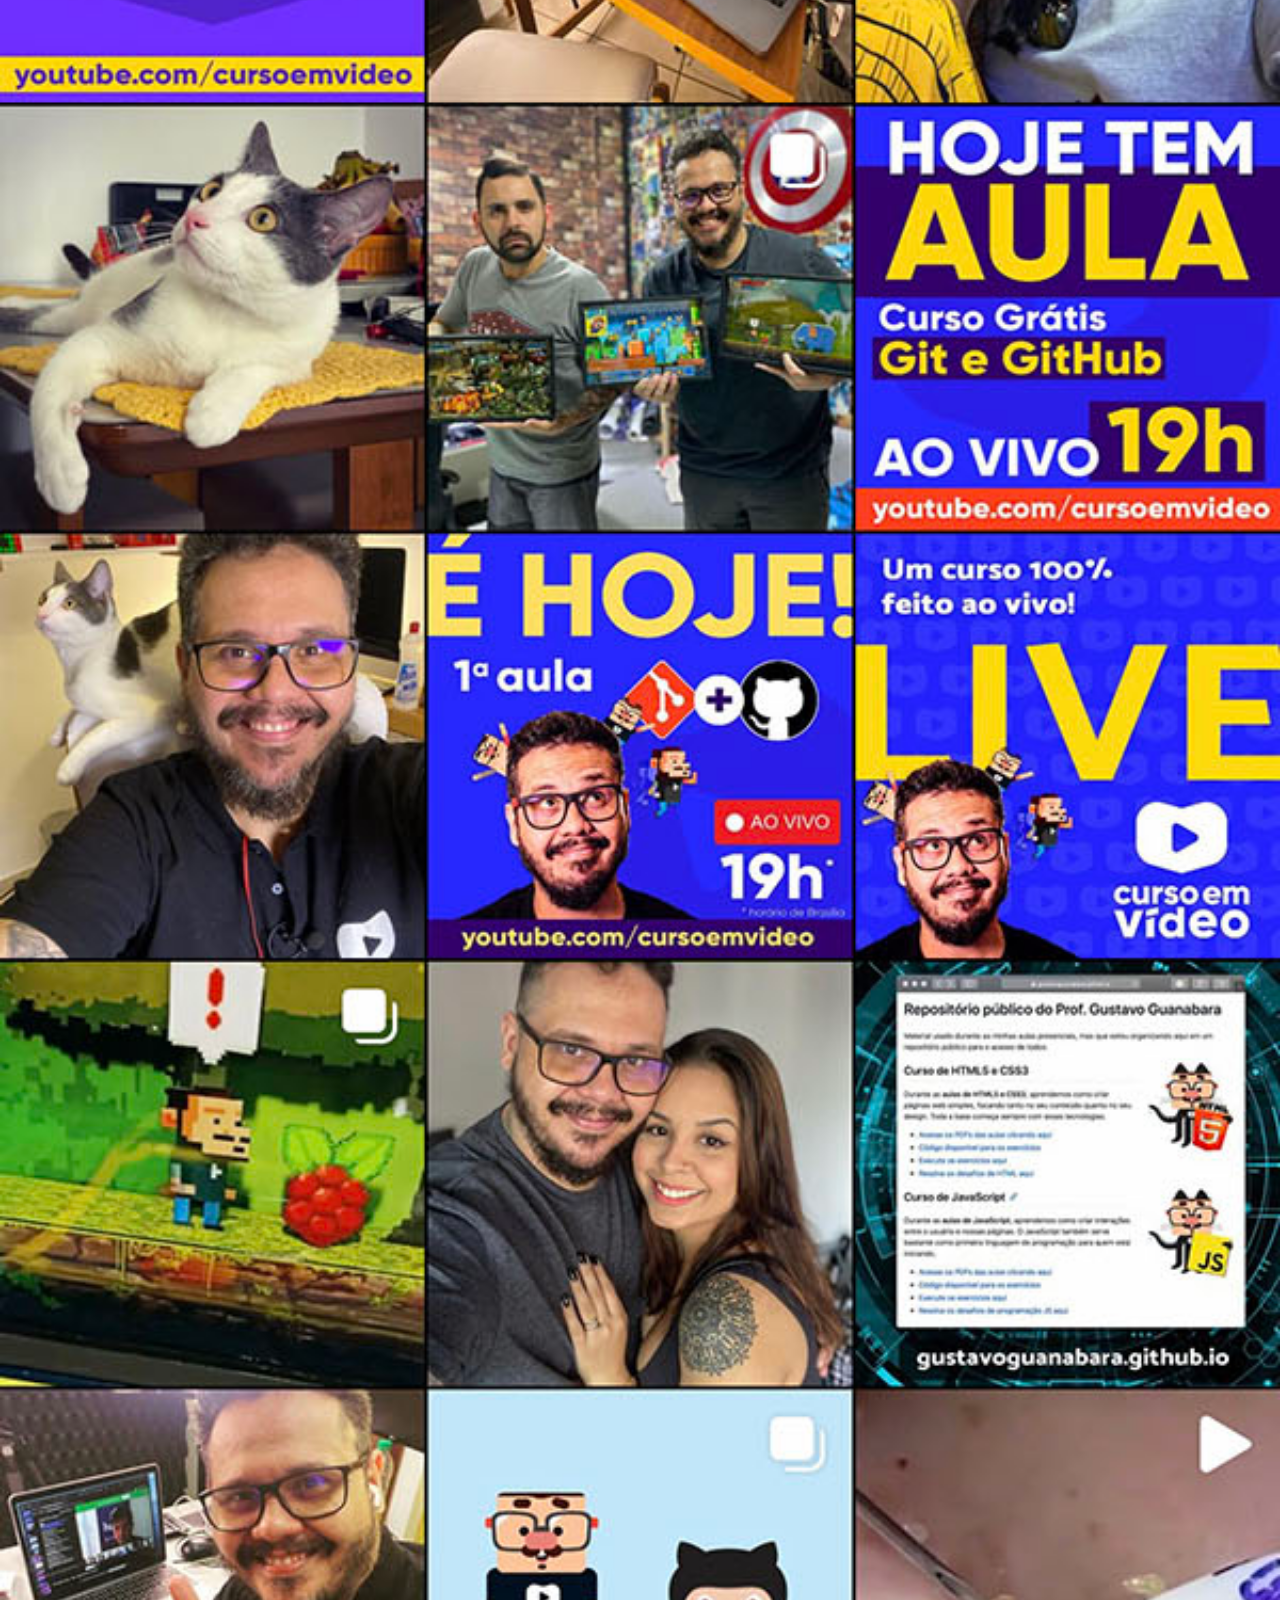
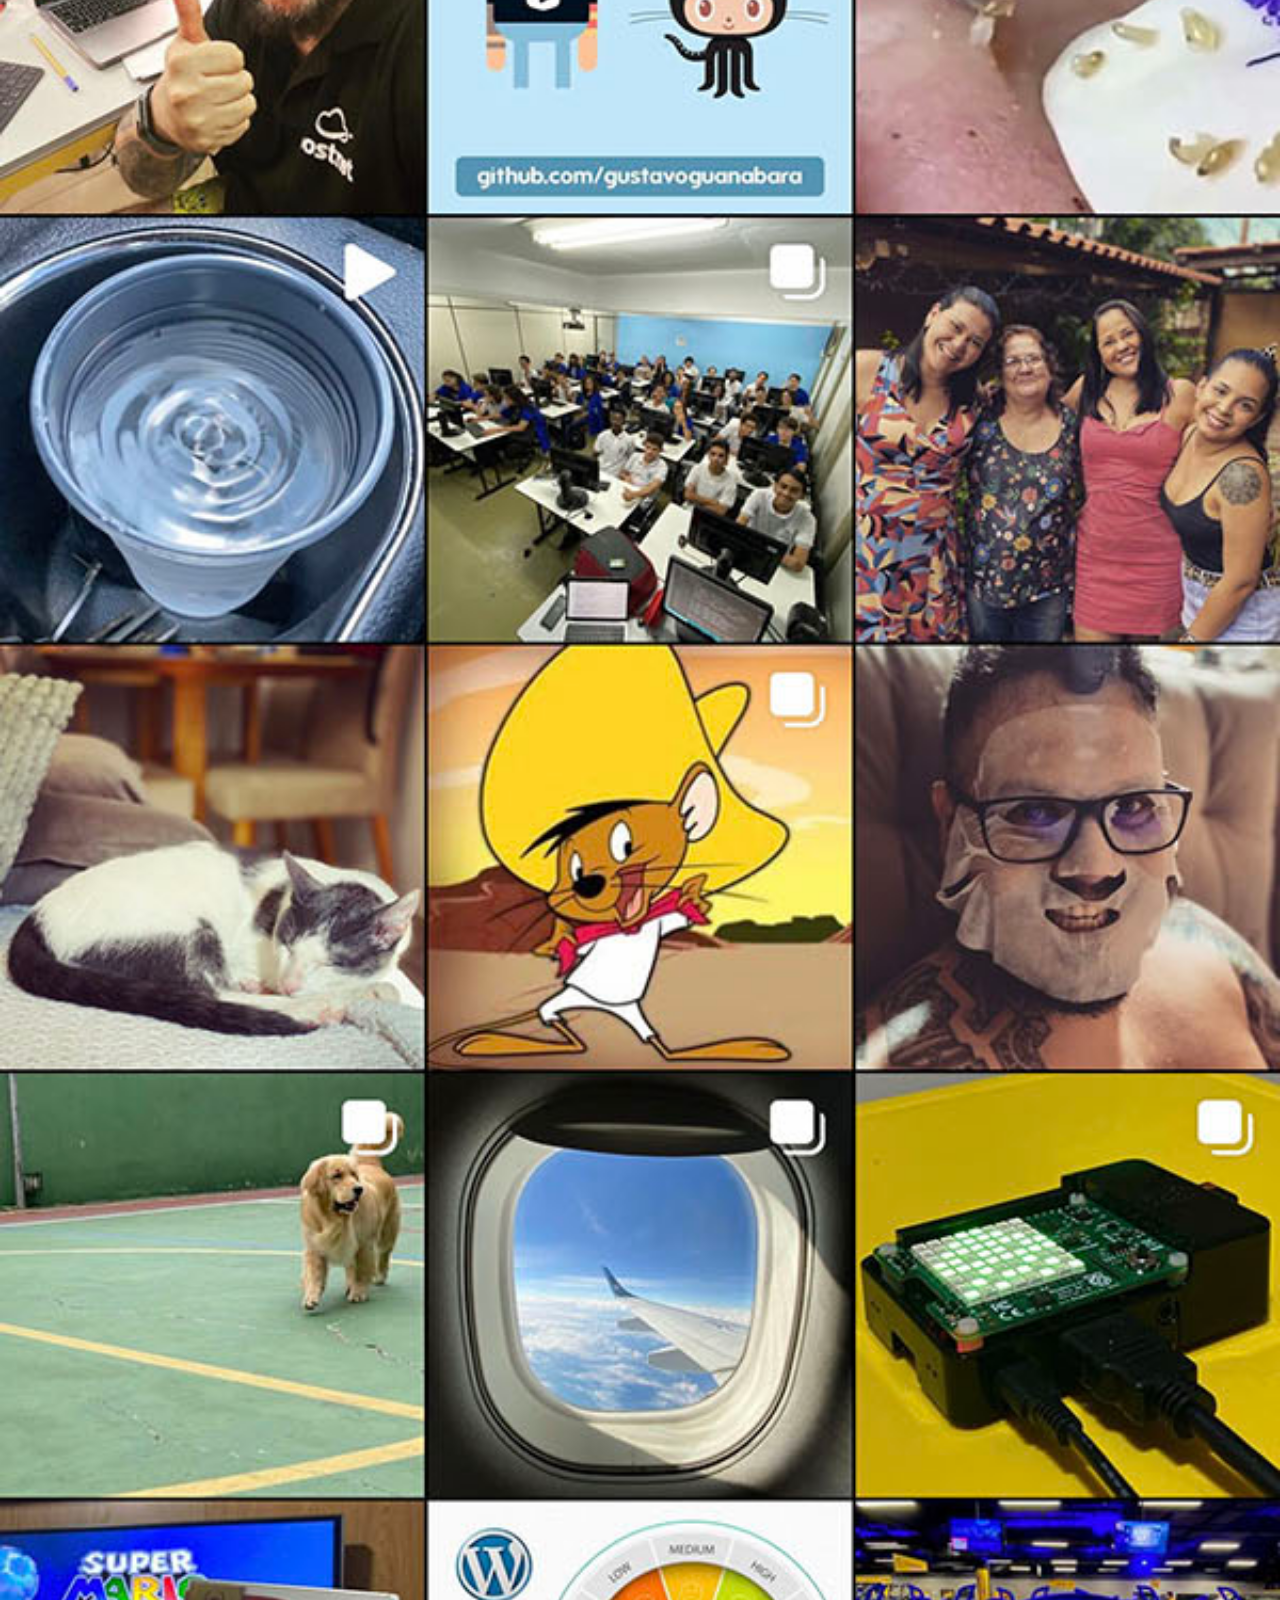
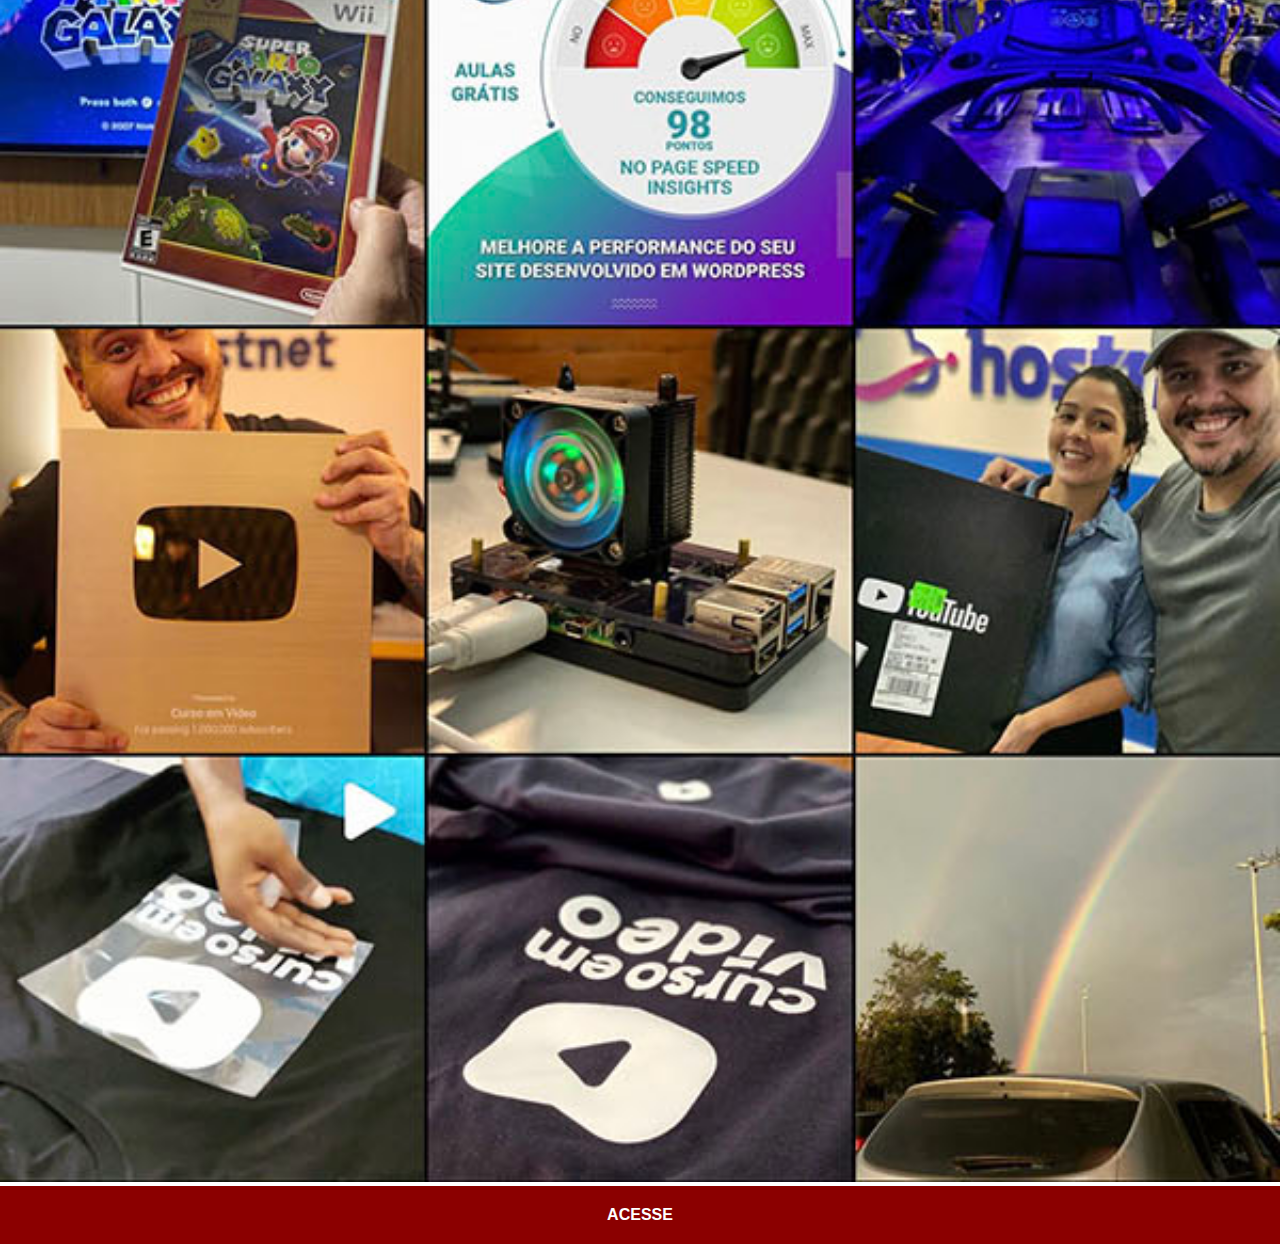
<file: instagram.html>
<!DOCTYPE html>
<html lang="pt-br">
<head>
    <meta charset="UTF-8">
    <meta name="viewport" content="width=device-width, initial-scale=1.0">
    <title>Instagram</title>
    <link rel="stylesheet" href="./estilos/social.css">
</head>
<body>
    <img src="./imagens/tela-instagram.jpg" alt="Instagram">
    <a href="https://www.instagram.com/gustavoguanabara/" target="_blank">ACESSE</a>
</body>
</html>
</file>
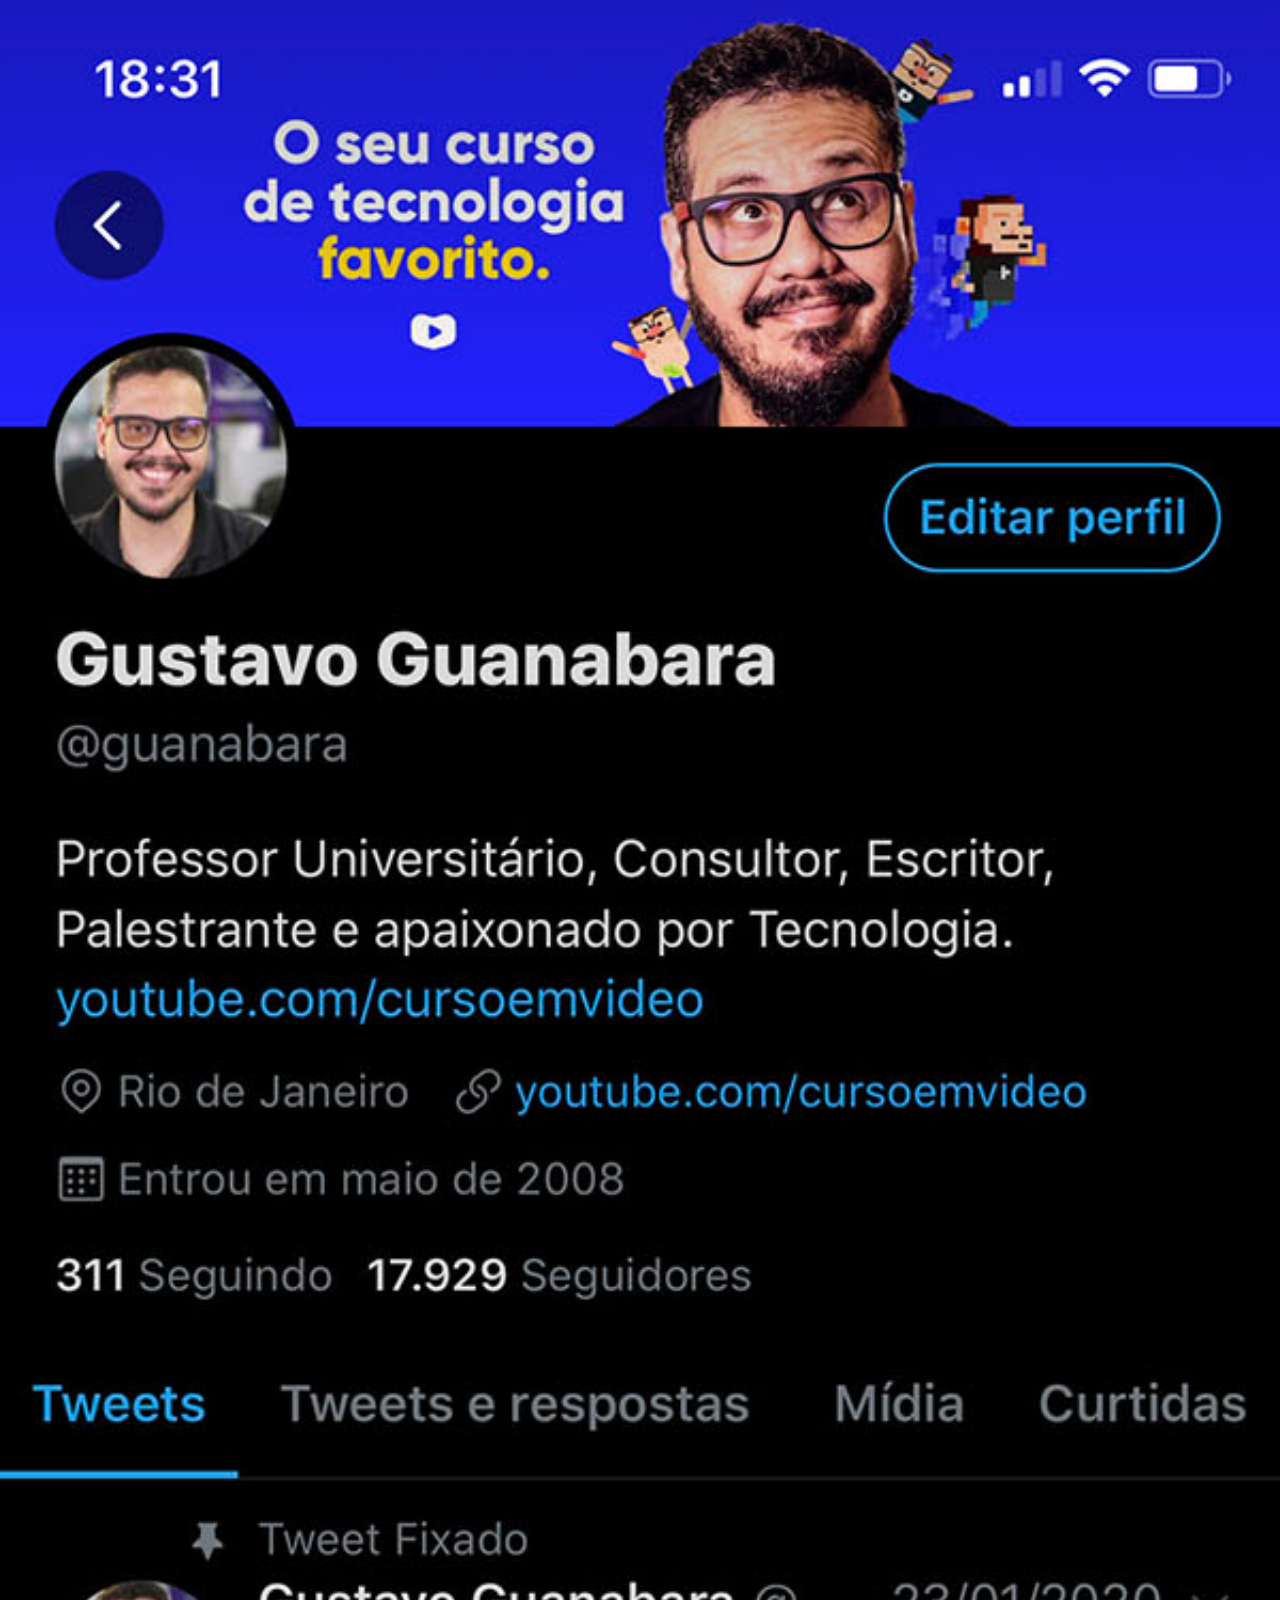
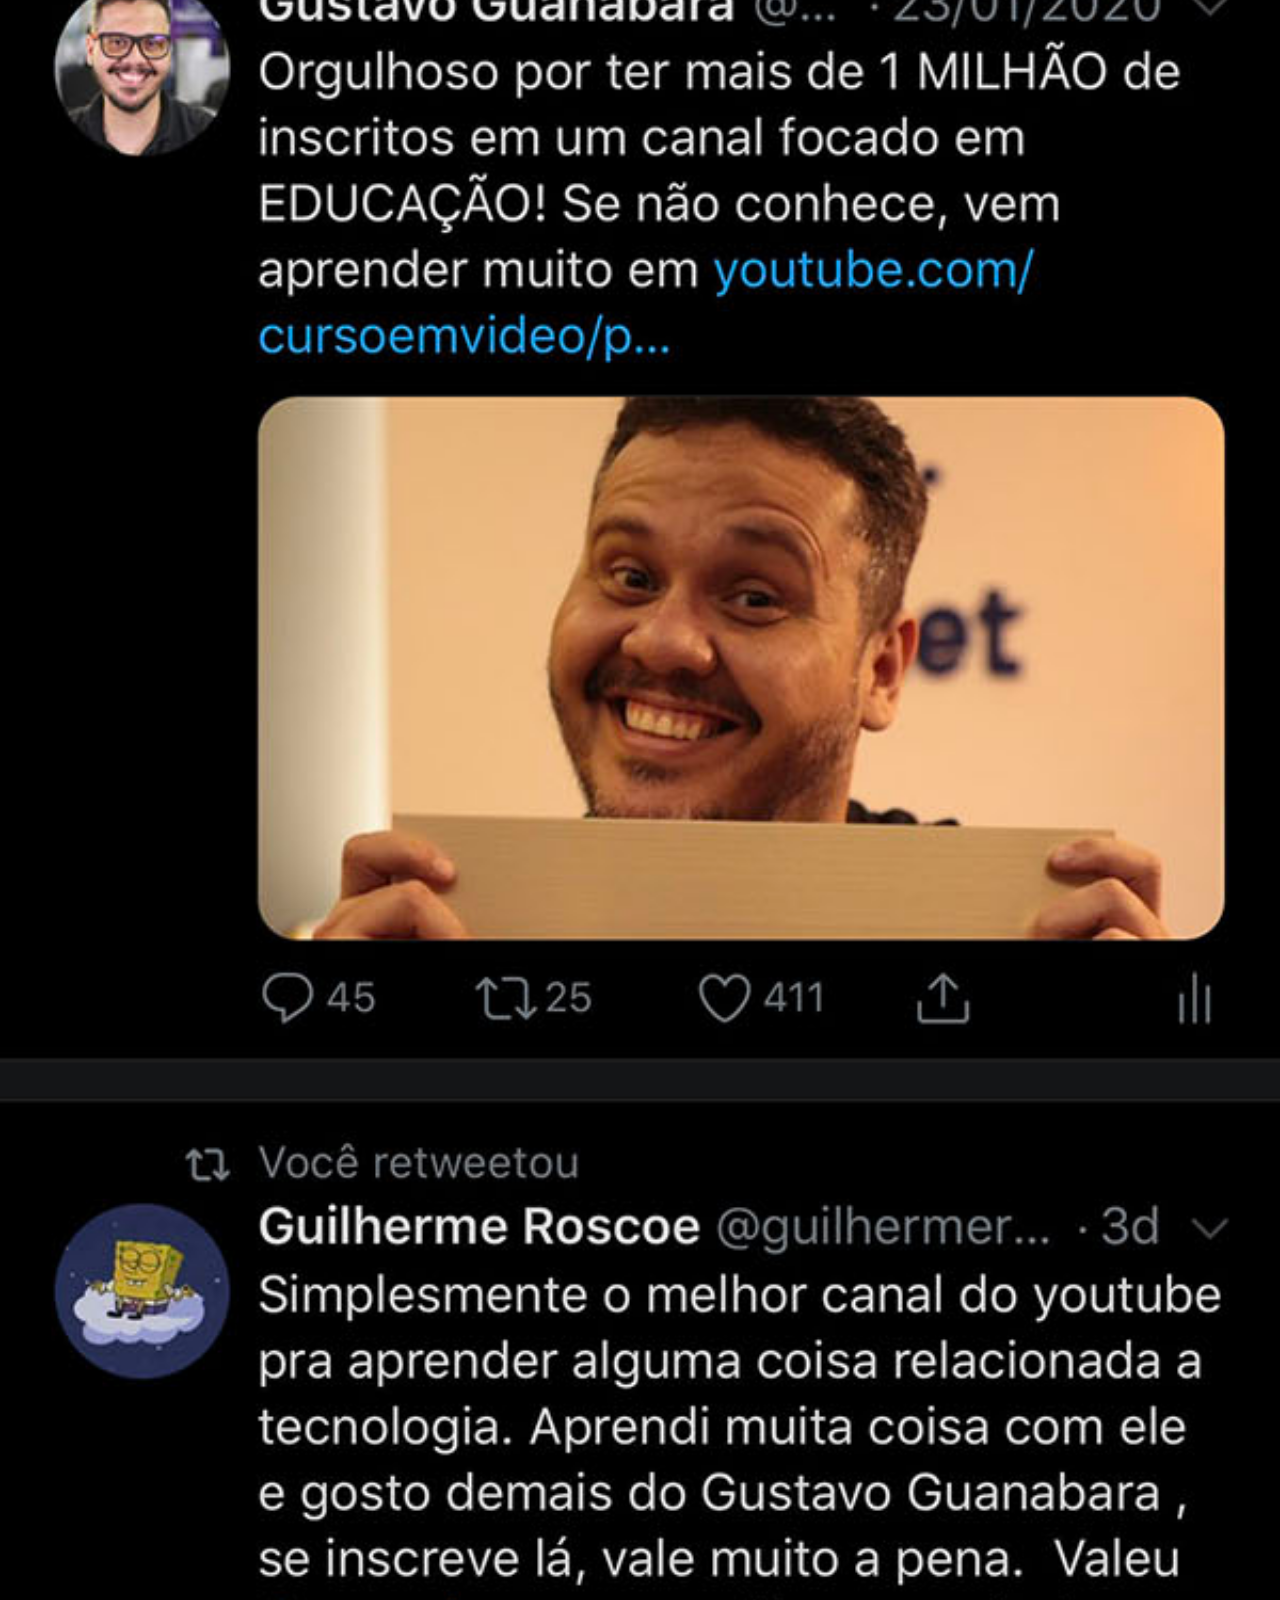
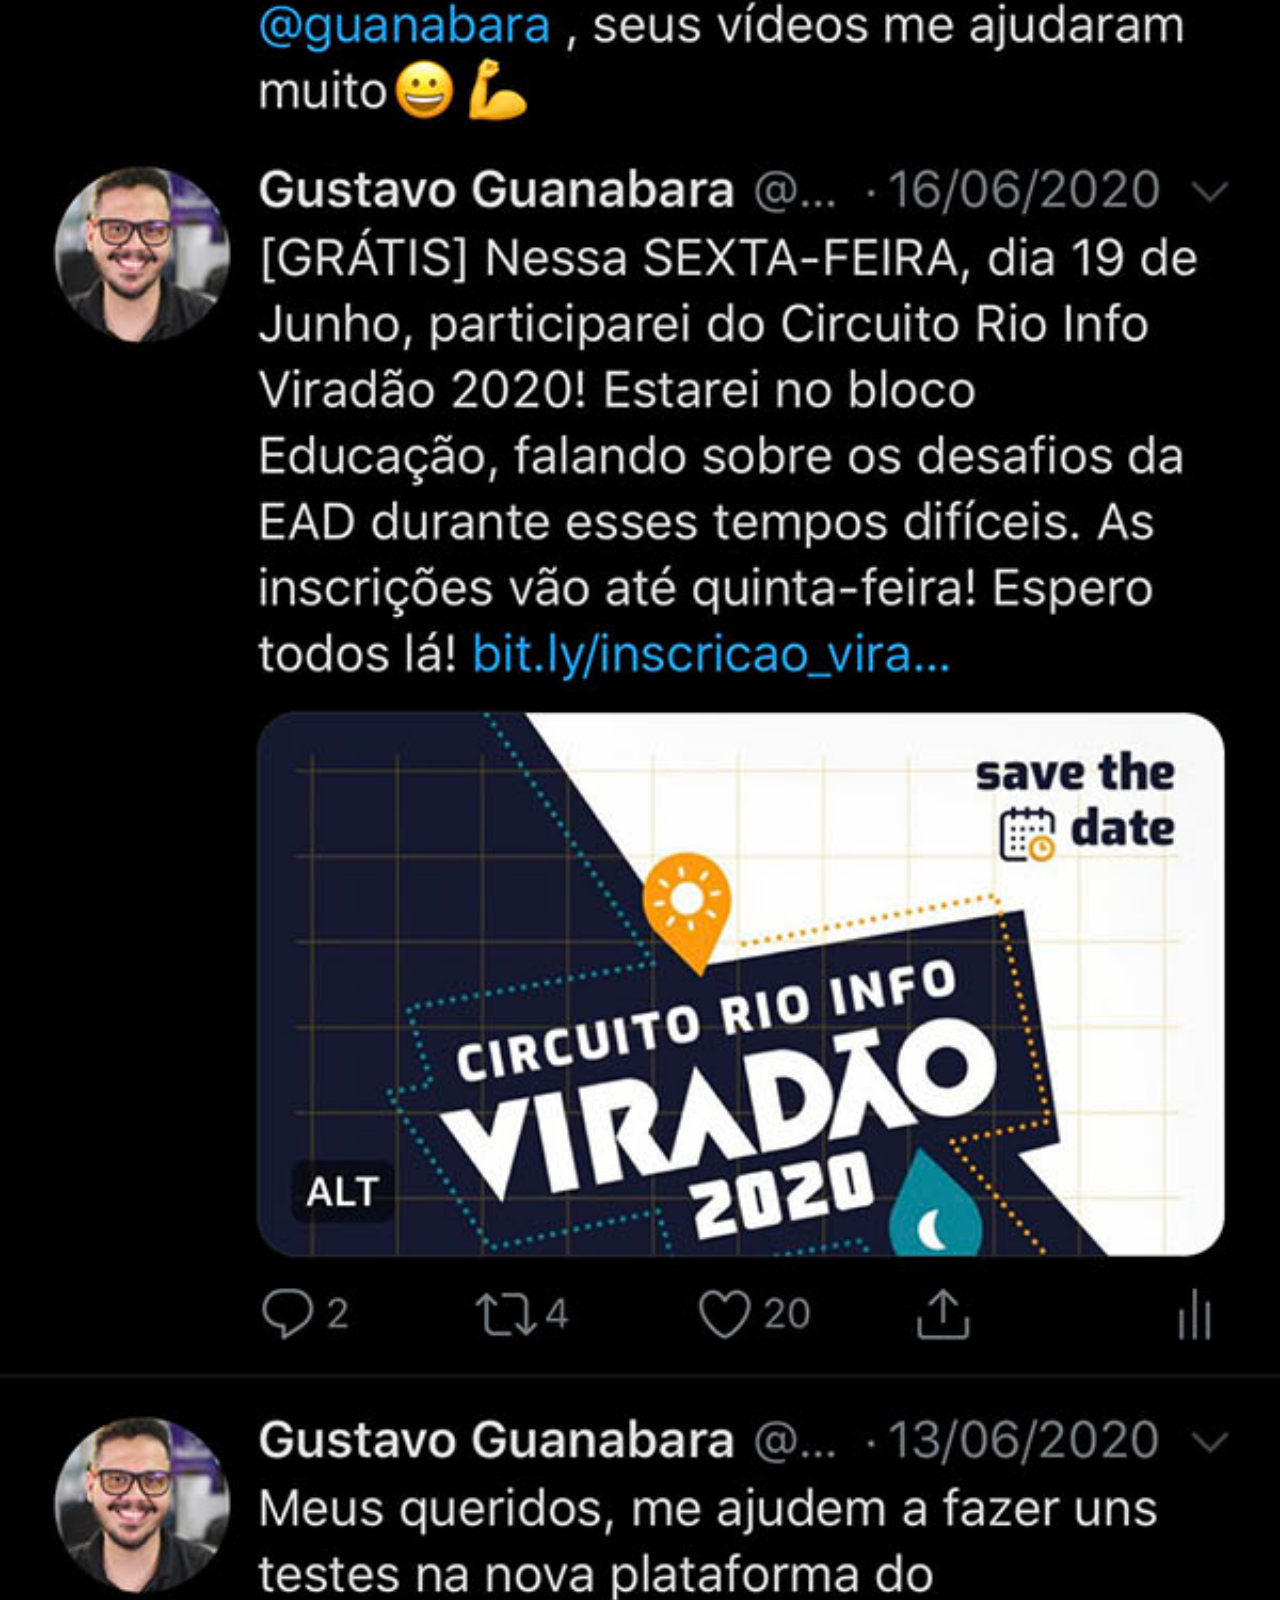
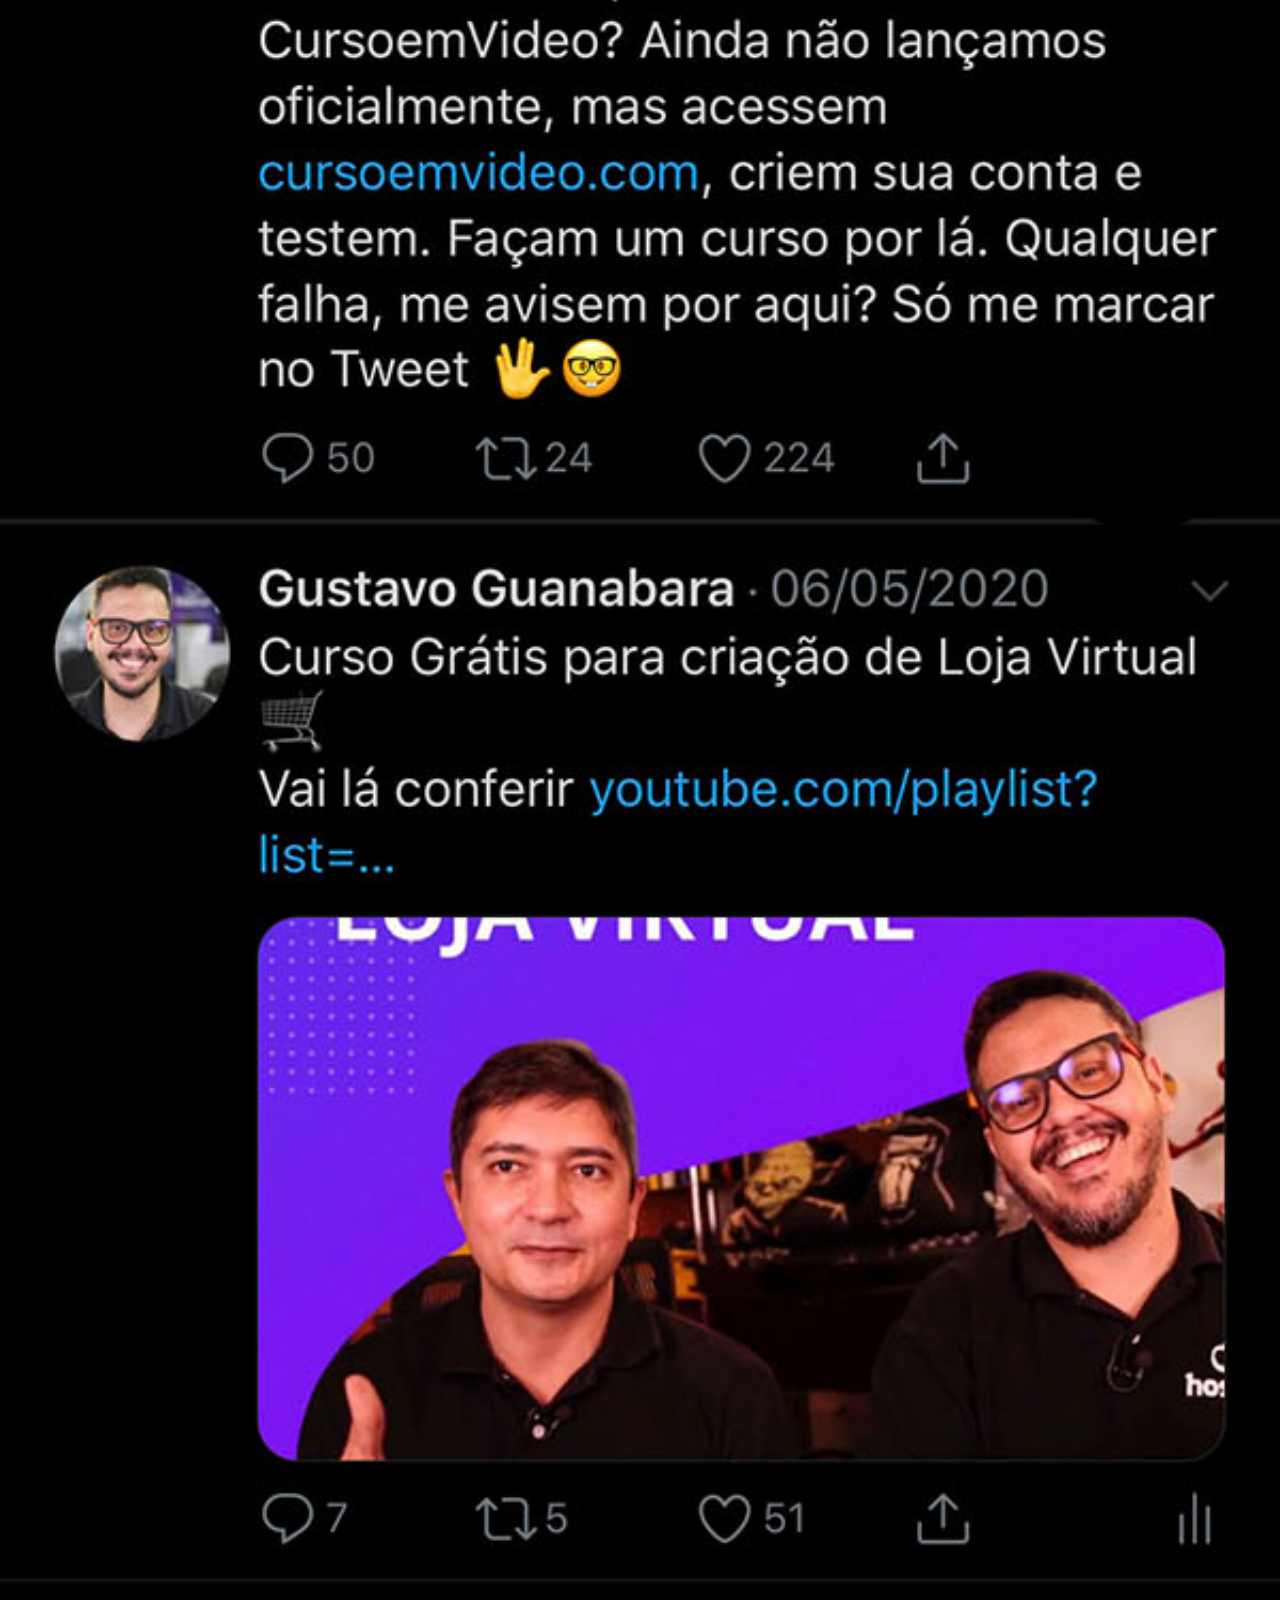
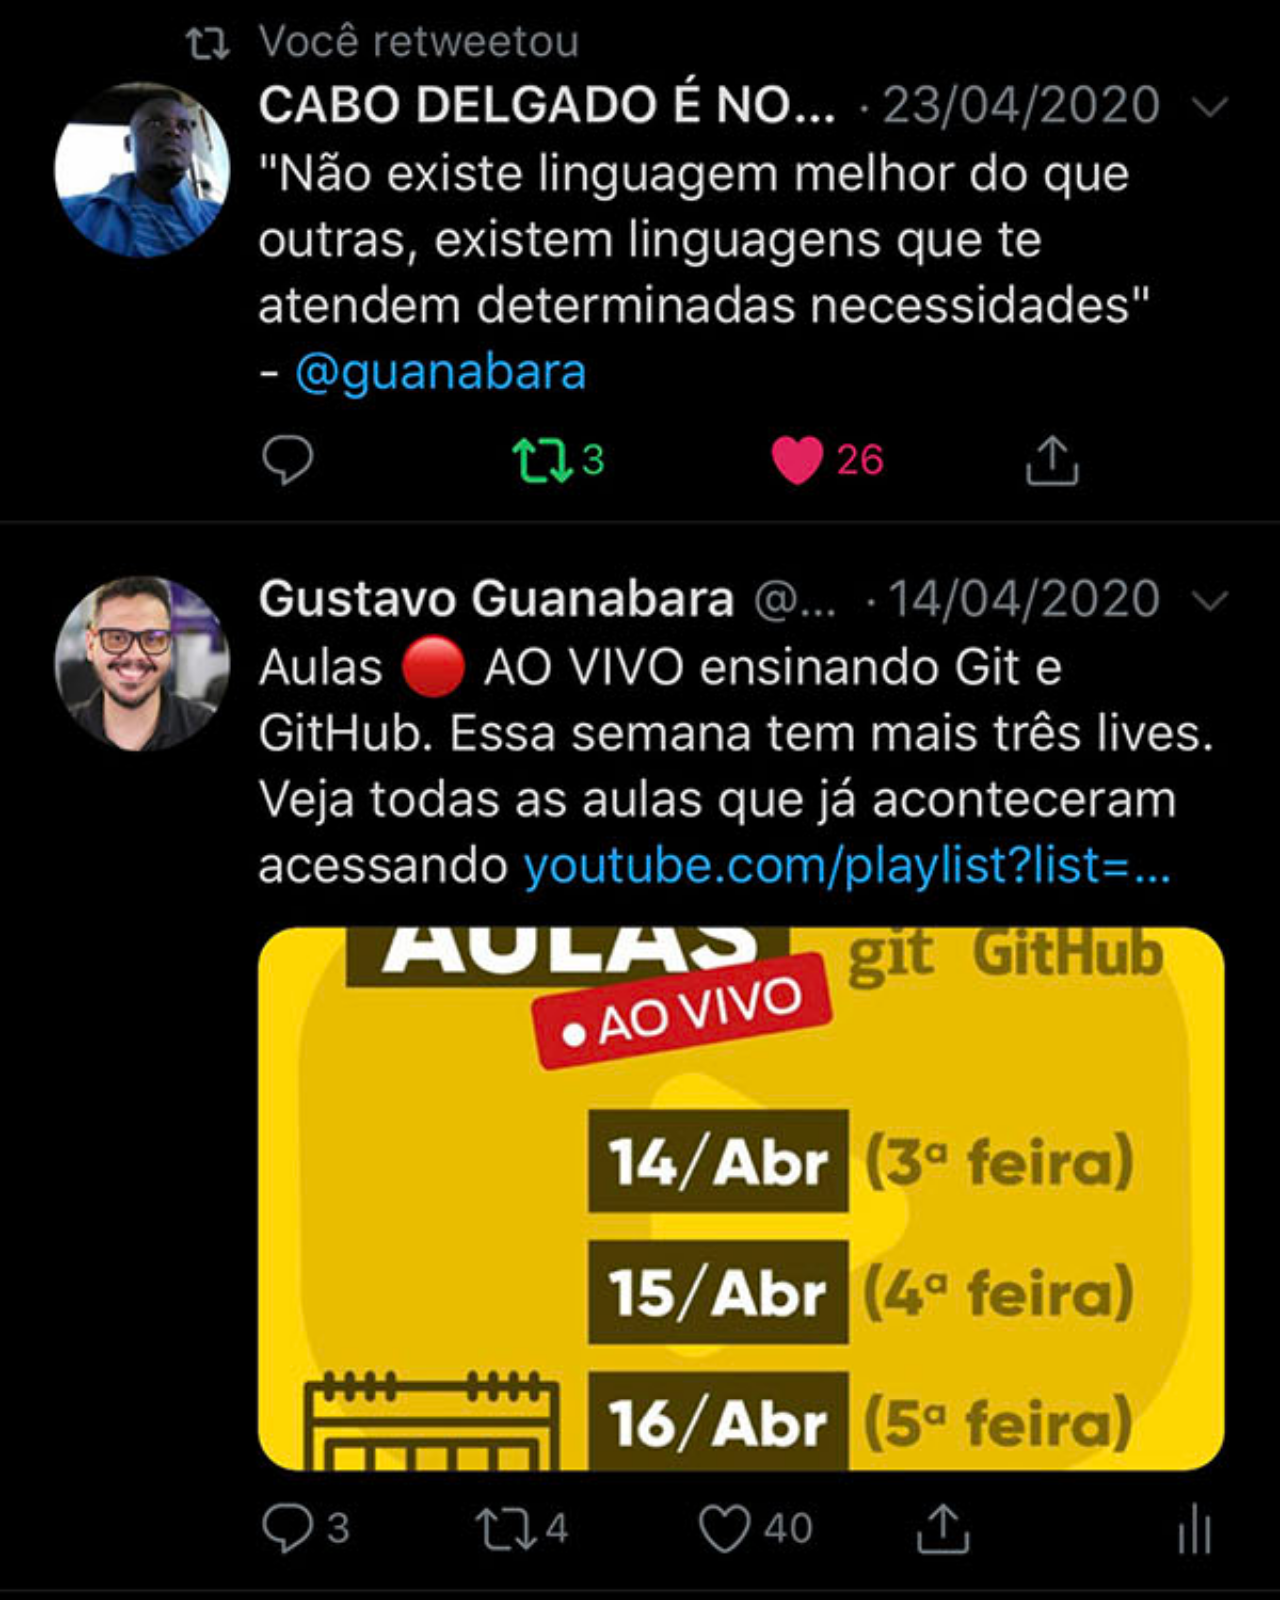
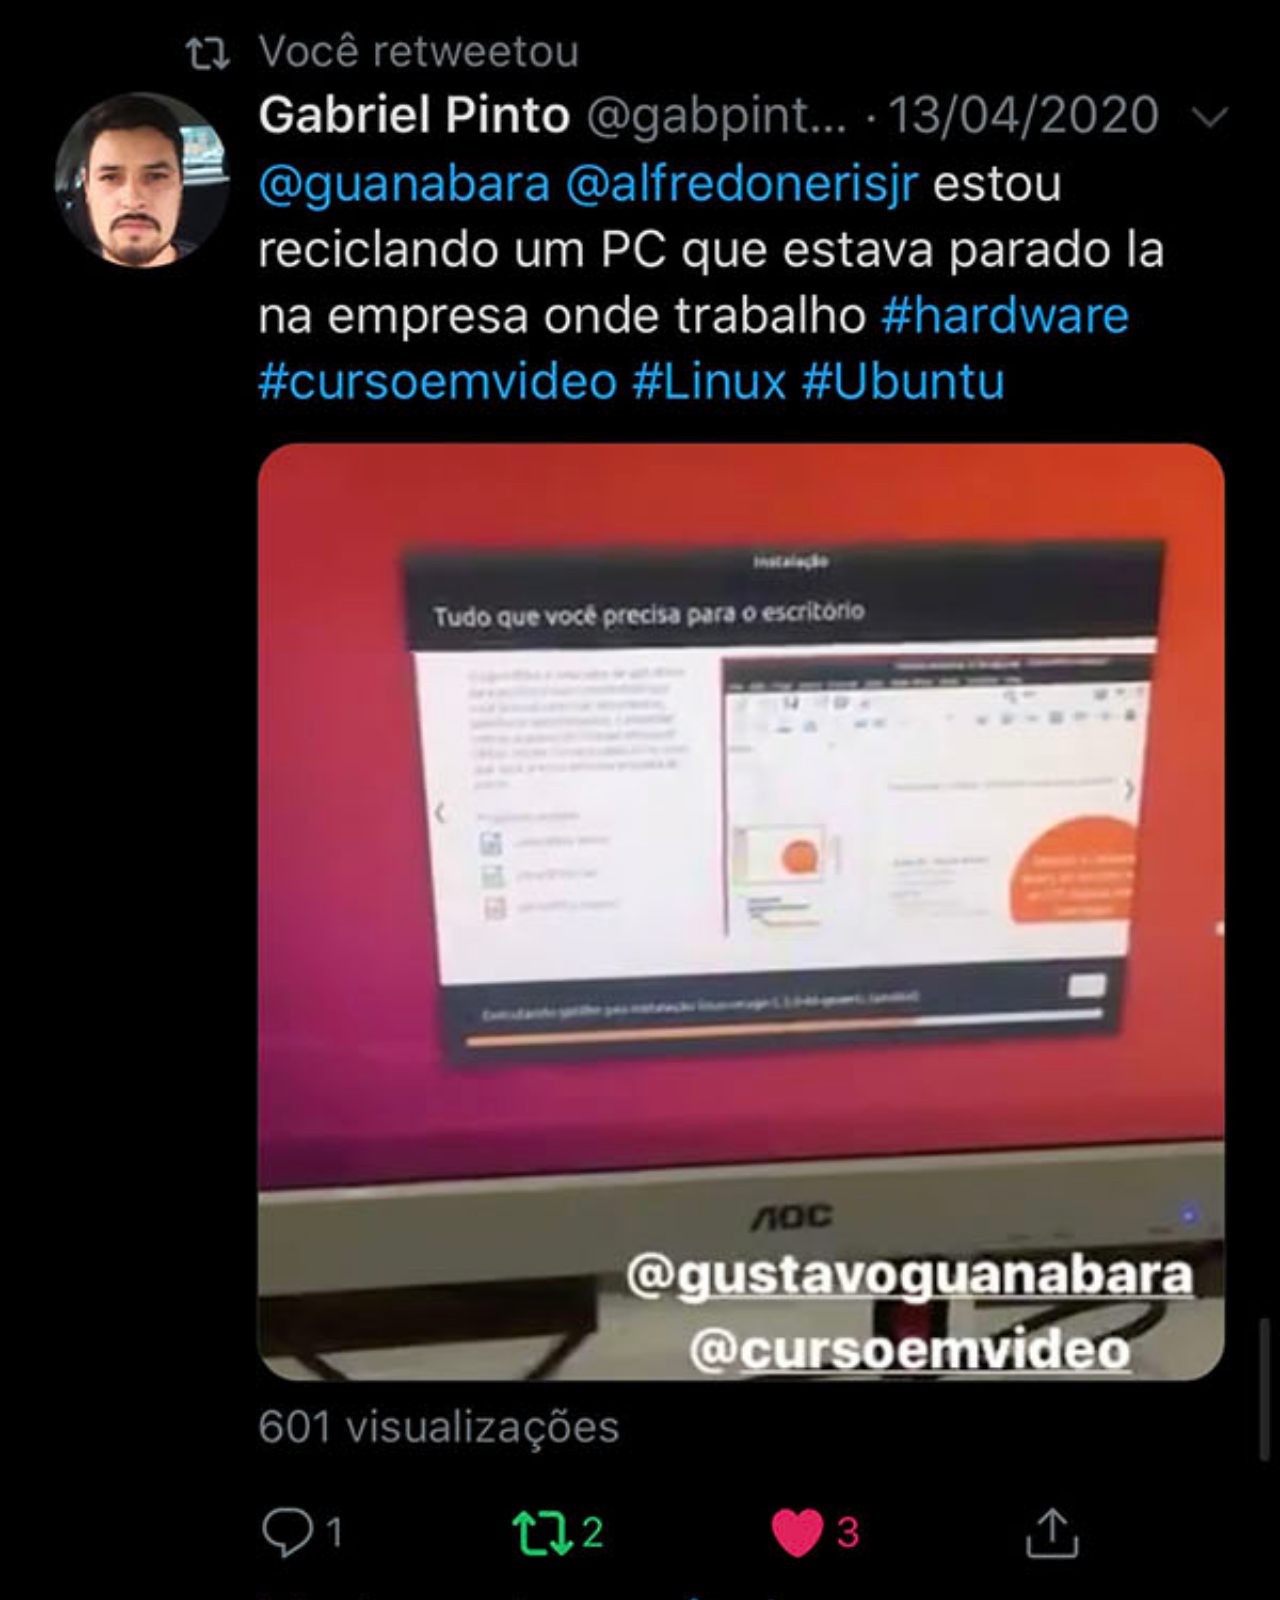
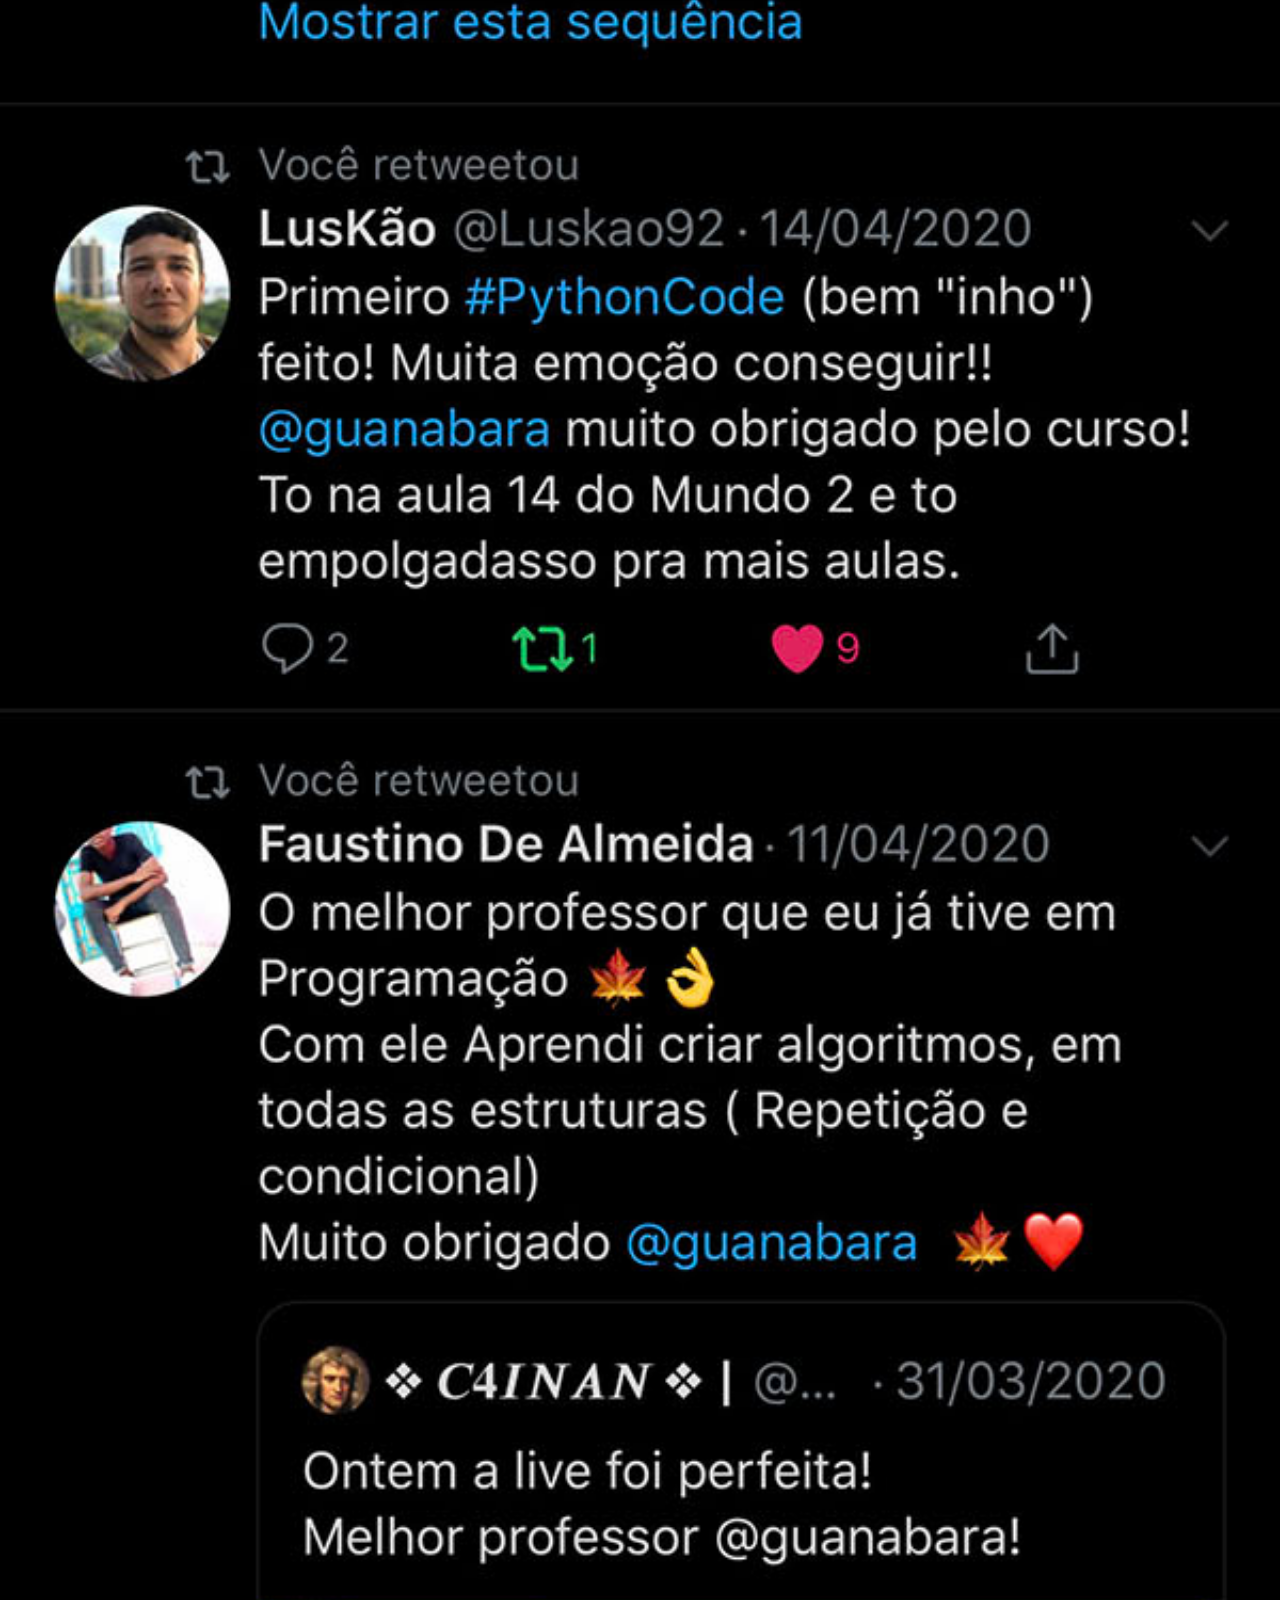
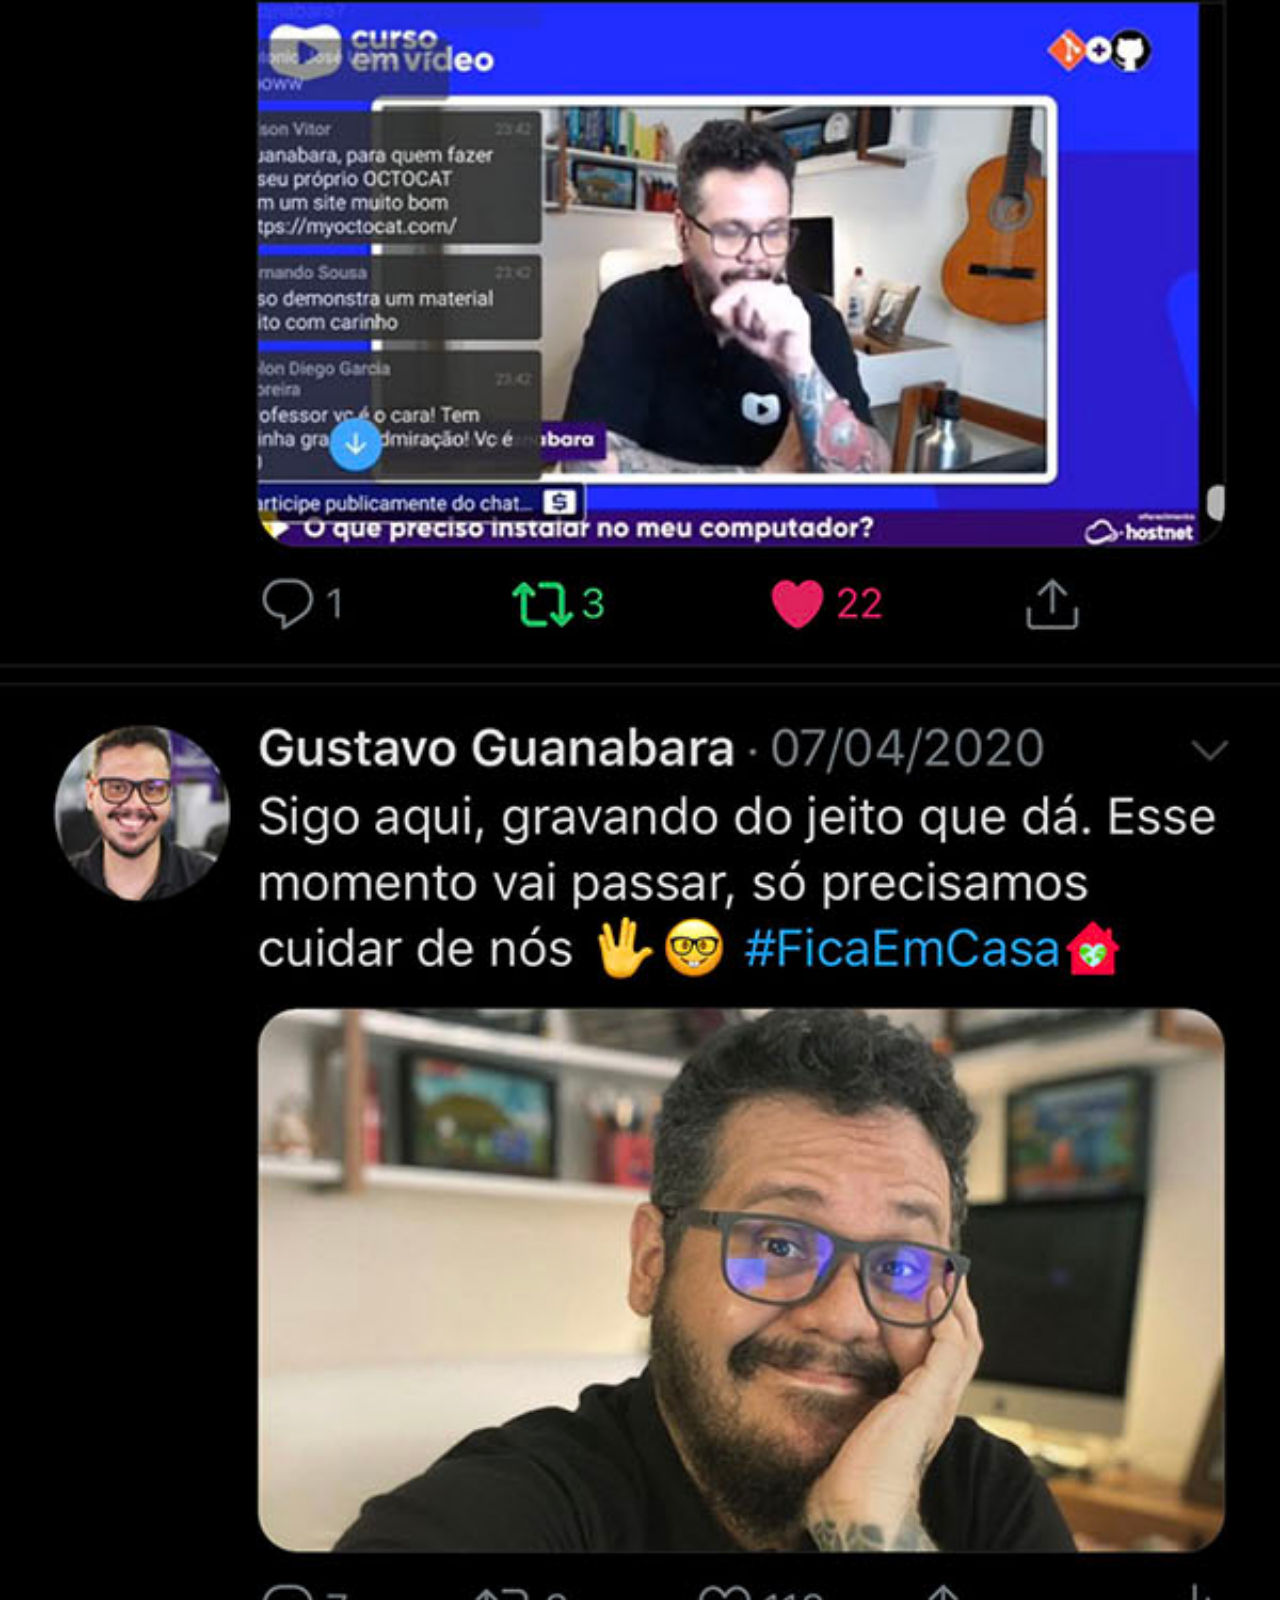
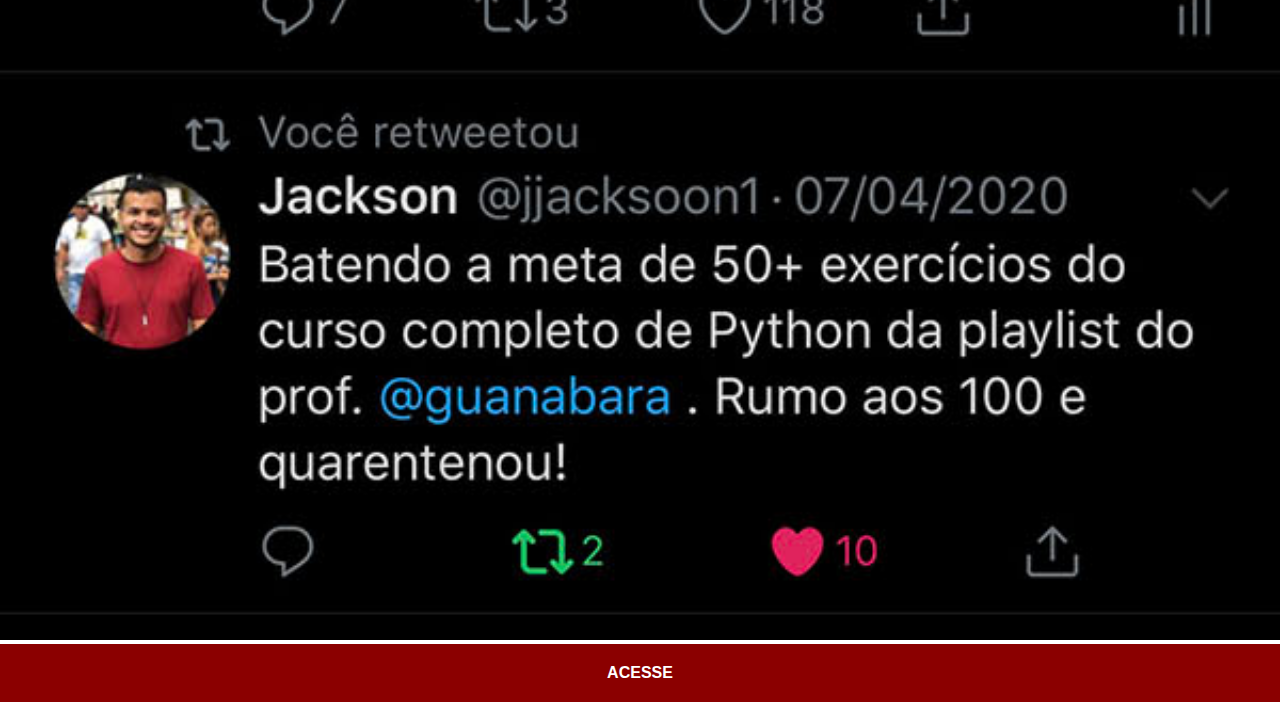
<file: twitter.html>
<!DOCTYPE html>
<html lang="pt-br">
<head>
    <meta charset="UTF-8">
    <meta name="viewport" content="width=device-width, initial-scale=1.0">
    <title>Twitter</title>
    <link rel="stylesheet" href="/estilos/social.css">
</head>
<body>
    <img src="./imagens/tela-twitter.jpg" alt="Twitter">
    <a href="https://x.com/guanabara" target="_blank">ACESSE</a>
</body>
</html>
</file>
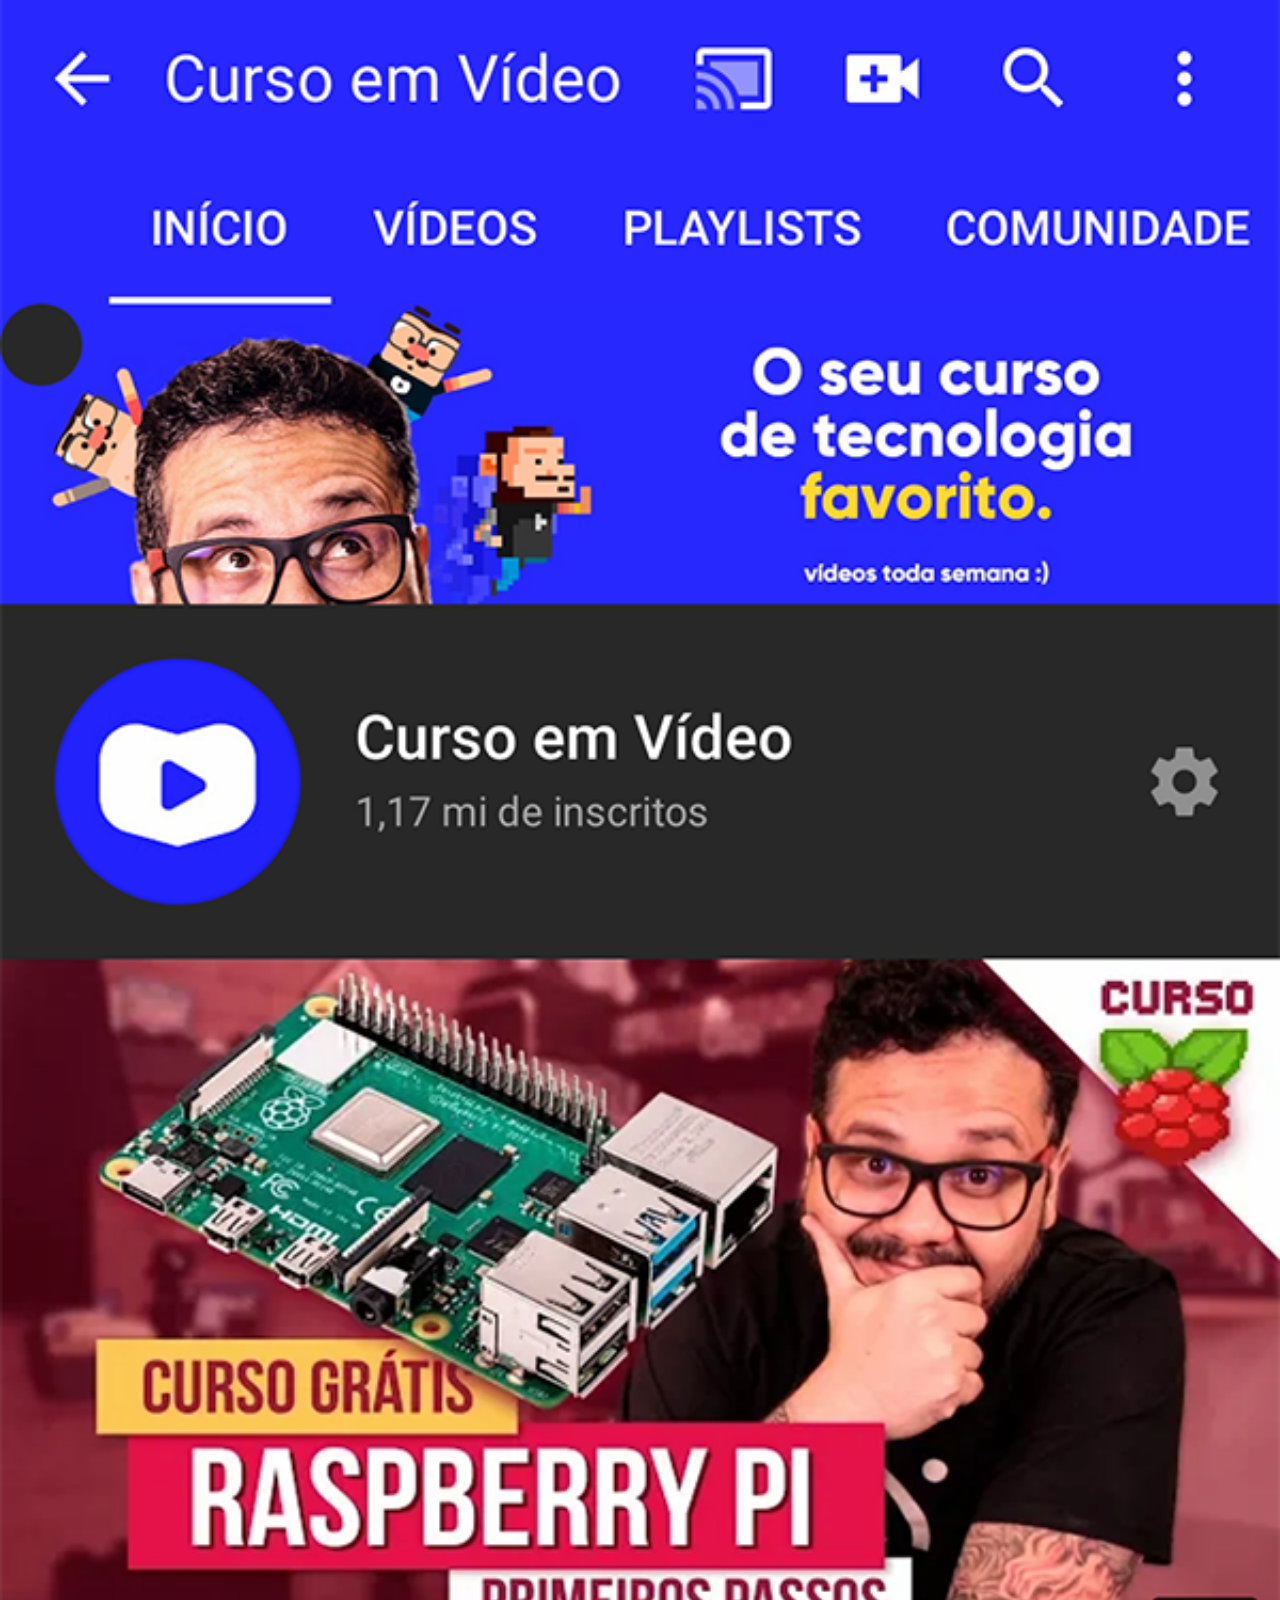
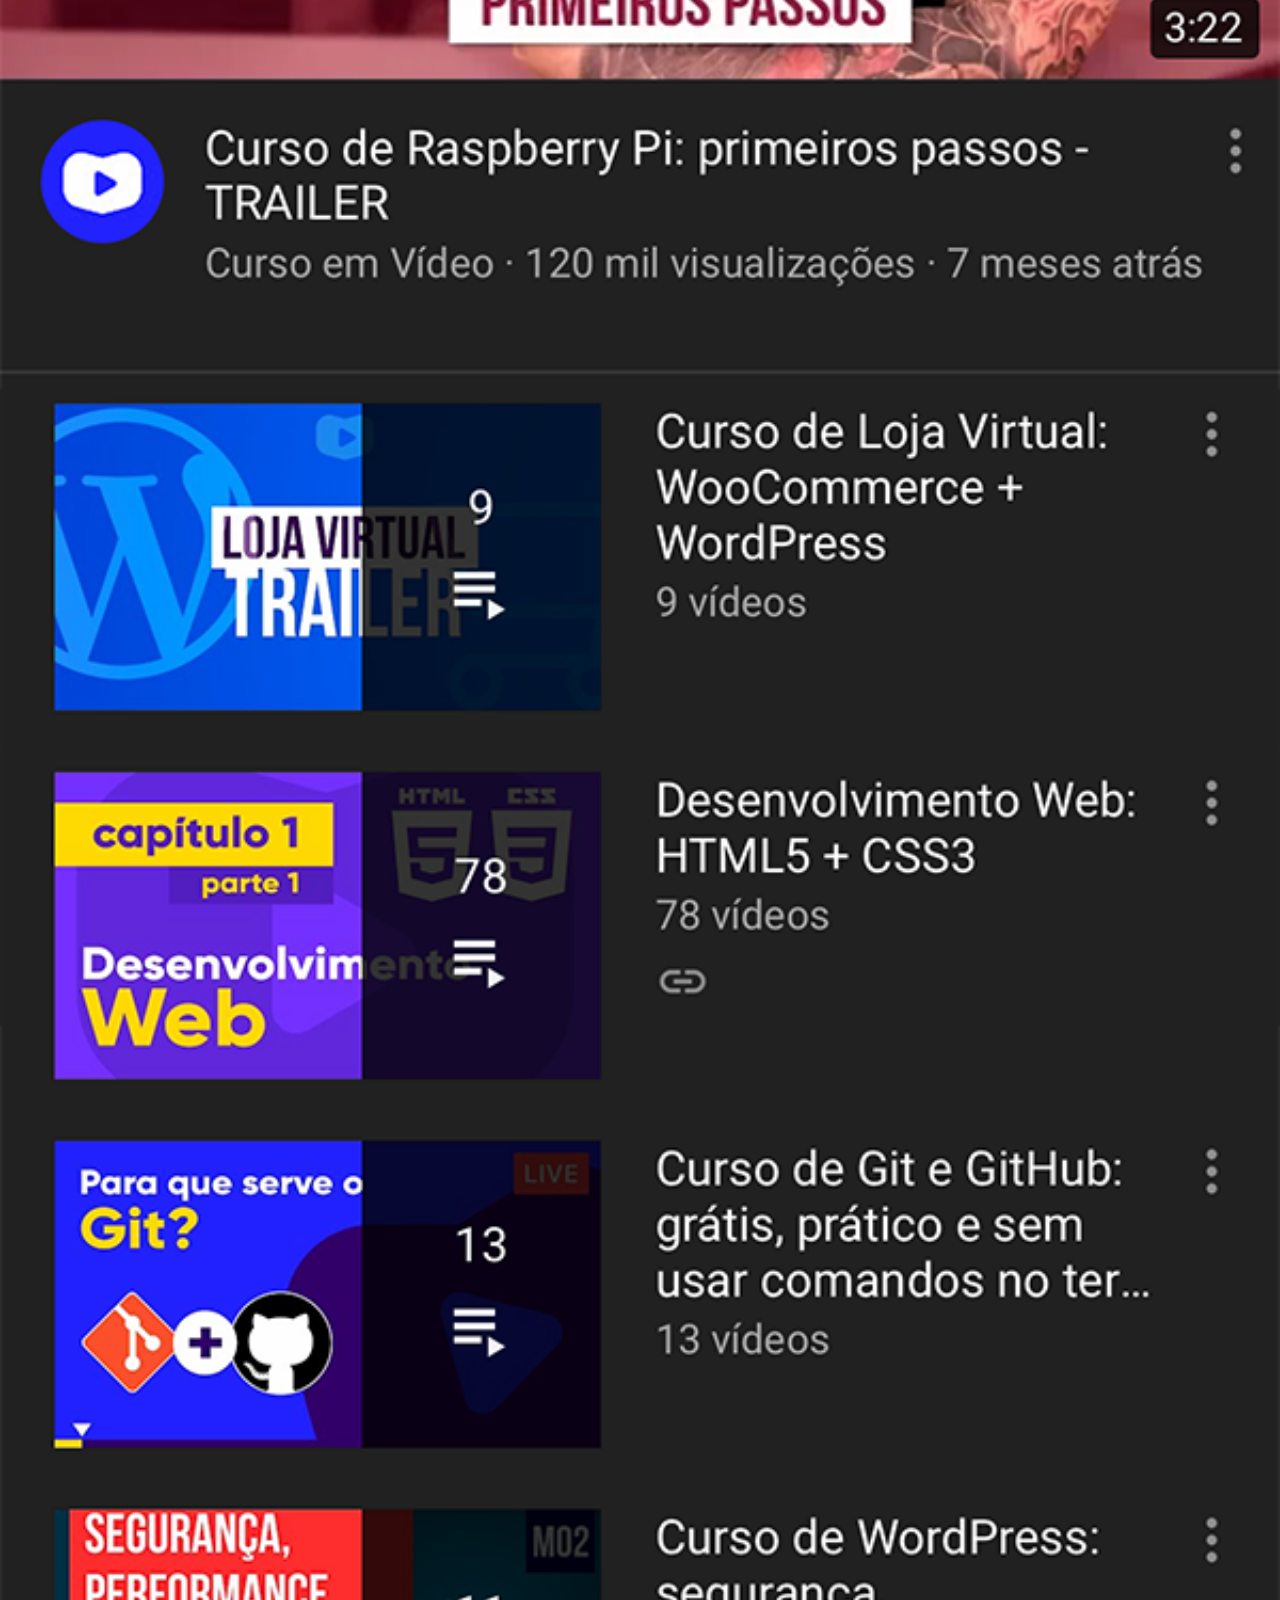
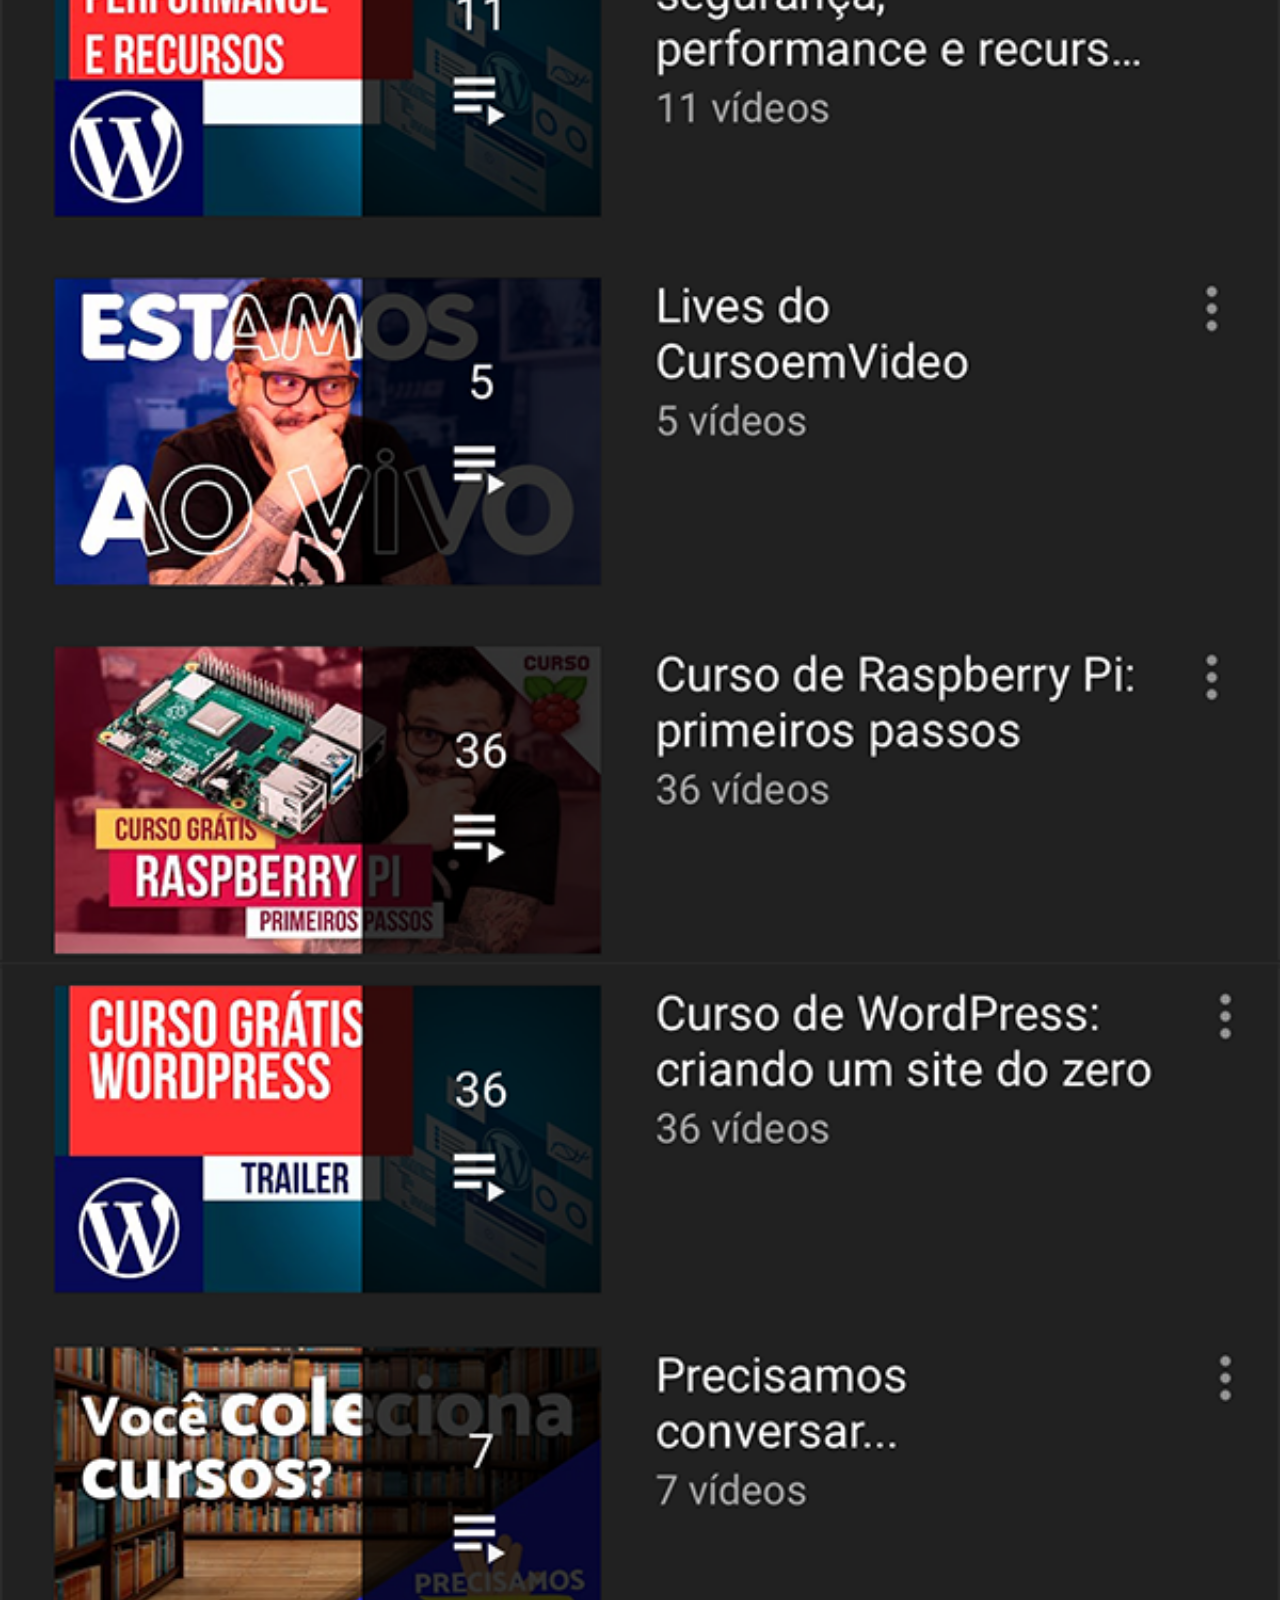
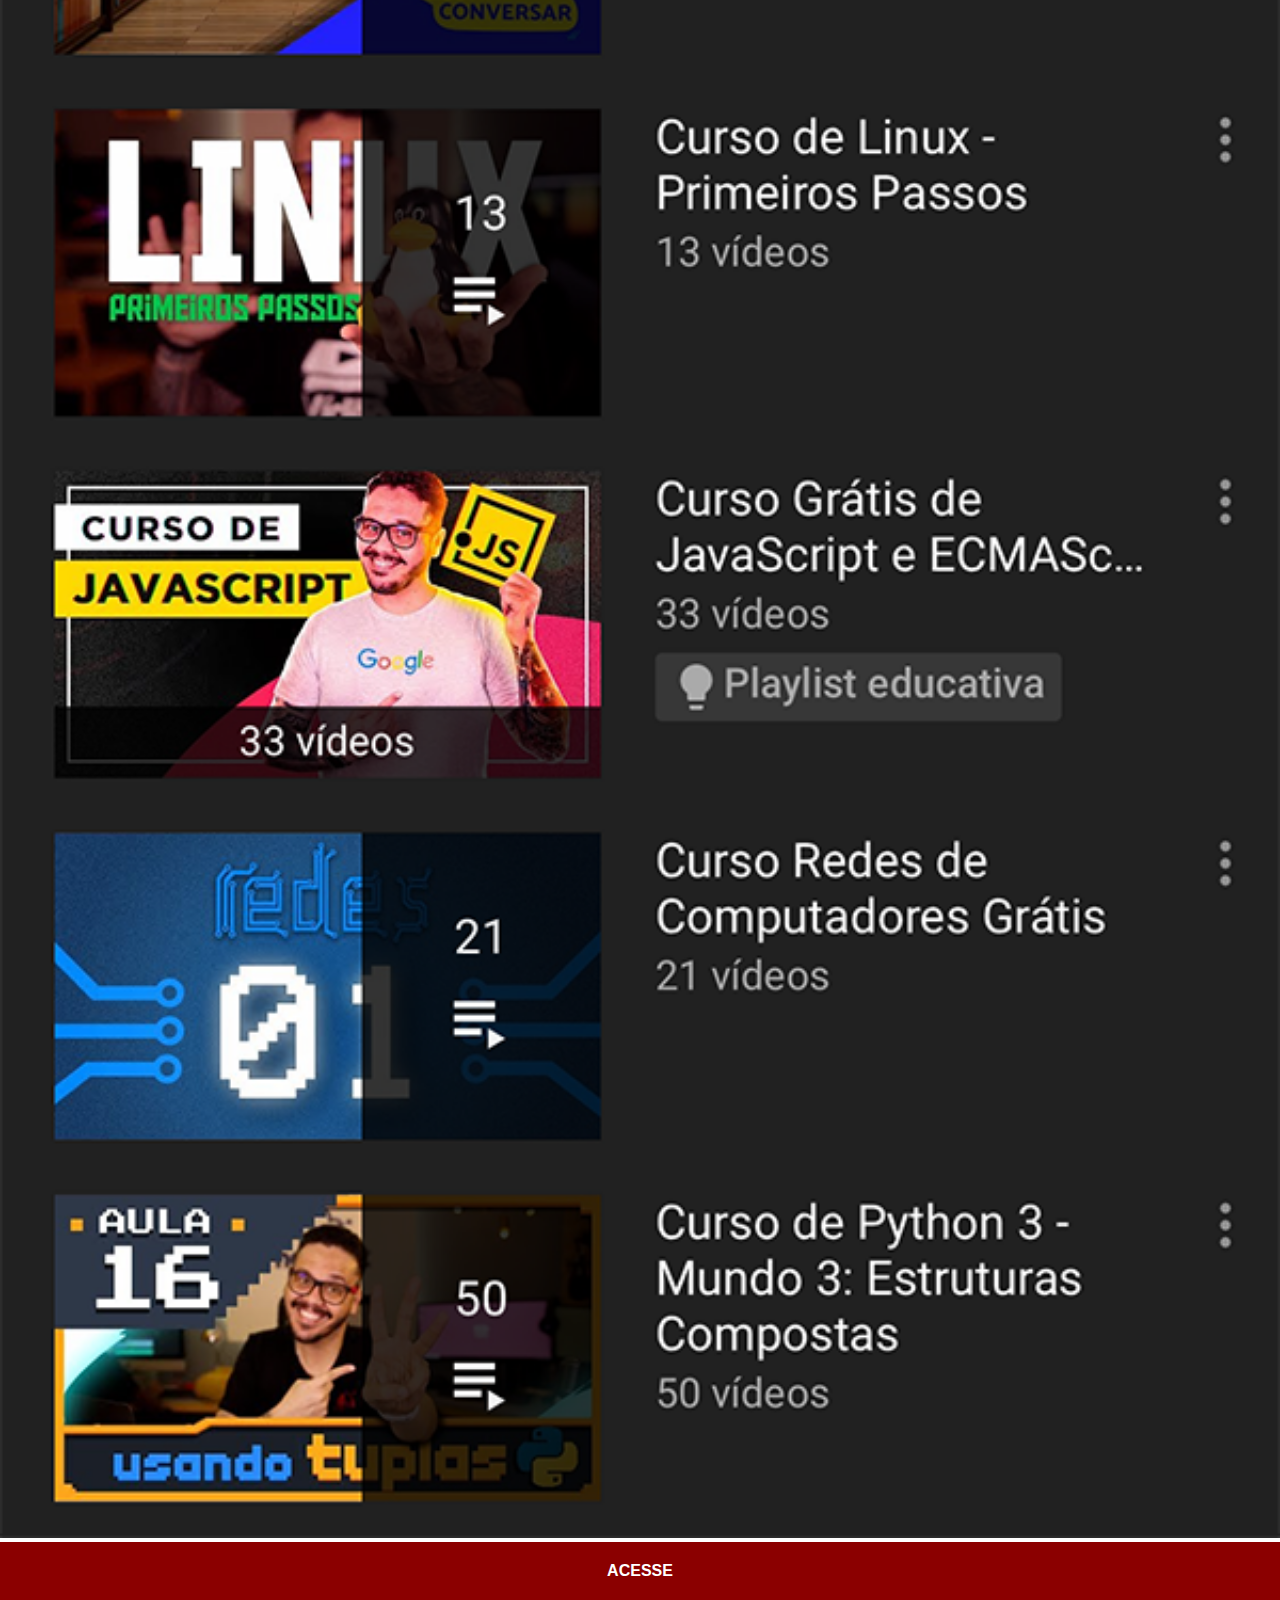
<file: youtube.html>
<!DOCTYPE html>
<html lang="pt-br">
<head>
    <meta charset="UTF-8">
    <meta name="viewport" content="width=device-width, initial-scale=1.0">
    <title>Youtube</title>
    <link rel="stylesheet" href="/estilos/social.css">
</head>
<body>
    <img src="imagens/tela-youtube.png" alt="YouTube">
    <a href="https://www.youtube.com/c/CursoemV%C3%ADdeo/playlists" target="_blank">ACESSE</a>
</body>
</html>
</file>
<file: estilos/style.css>
@charset "UTF-8";

* {
    margin: 0px;
    padding: 0px;
    font-family: Arial, Helvetica, sans-serif;
}

html, body {
    height: 100vh; /* Altura total */
    width: 100vw; /* Largura total */
    background-color: rgb(83, 79, 79);
}

body {
    background-image: url("../imagens/fundo-madeira.jpg");
    background-repeat: no-repeat;
    background-position: top center;
    background-size: cover;
    background-attachment: fixed;
}

main {
    position: relative;
    height: 100vh;
}

#telefone {
    /* Posicionando e centralizando as sections */
    position: absolute;
    top: 50%;
    left: 50%;
    transform: translate(-50%, -50%);

    height: 627px;
    width: 311px;

    background-image: url("../imagens/frame-iphone.png");
    background-repeat: no-repeat;
}

#tela {
    position: relative;
    top: 80px;
    left: 22px;
    width: 267px;
    height: 472px;
    overflow: hidden;
    border-radius: 5px;
}

#redes-sociais {
    display: flex;
    flex-direction: column;
    text-align: right;
}

#redes-sociais img {
    width: 50px;
    height: 50px;
    margin: 10px;
    border-radius: 50%;
    box-shadow: 2px 2px 5px rgba(0, 0, 0, 0.527);
    box-sizing: border-box;
}

#redes-sociais img:hover {
    border: 2px solid rgba(255, 255, 255, 0.651);
    transform: translate(-3px, -3px);
    box-shadow: 5px 5px 10px rgba(0, 0, 0, 0.527);
    transition: transform .5s, border .5s;
}

iframe {
    overflow: hidden;
}
</file>
<file: estilos/social.css>
@charset "UTF-8";

* {
    margin: 0px;
    padding: 0px;
    font-family: Arial, Helvetica, sans-serif;
}

/* Esconder Scroll */
::-webkit-scrollbar {
    width: 0px;
    height: 0px;
}

img {
    width: 100vw;
}

a {
    display: block;
    background-color: darkred;
    padding: 20px;
    text-align: center;
    font-weight: bolder;
    text-decoration: none;
    color: white;
}

a:hover {
    background-color: red;
}
</file>
